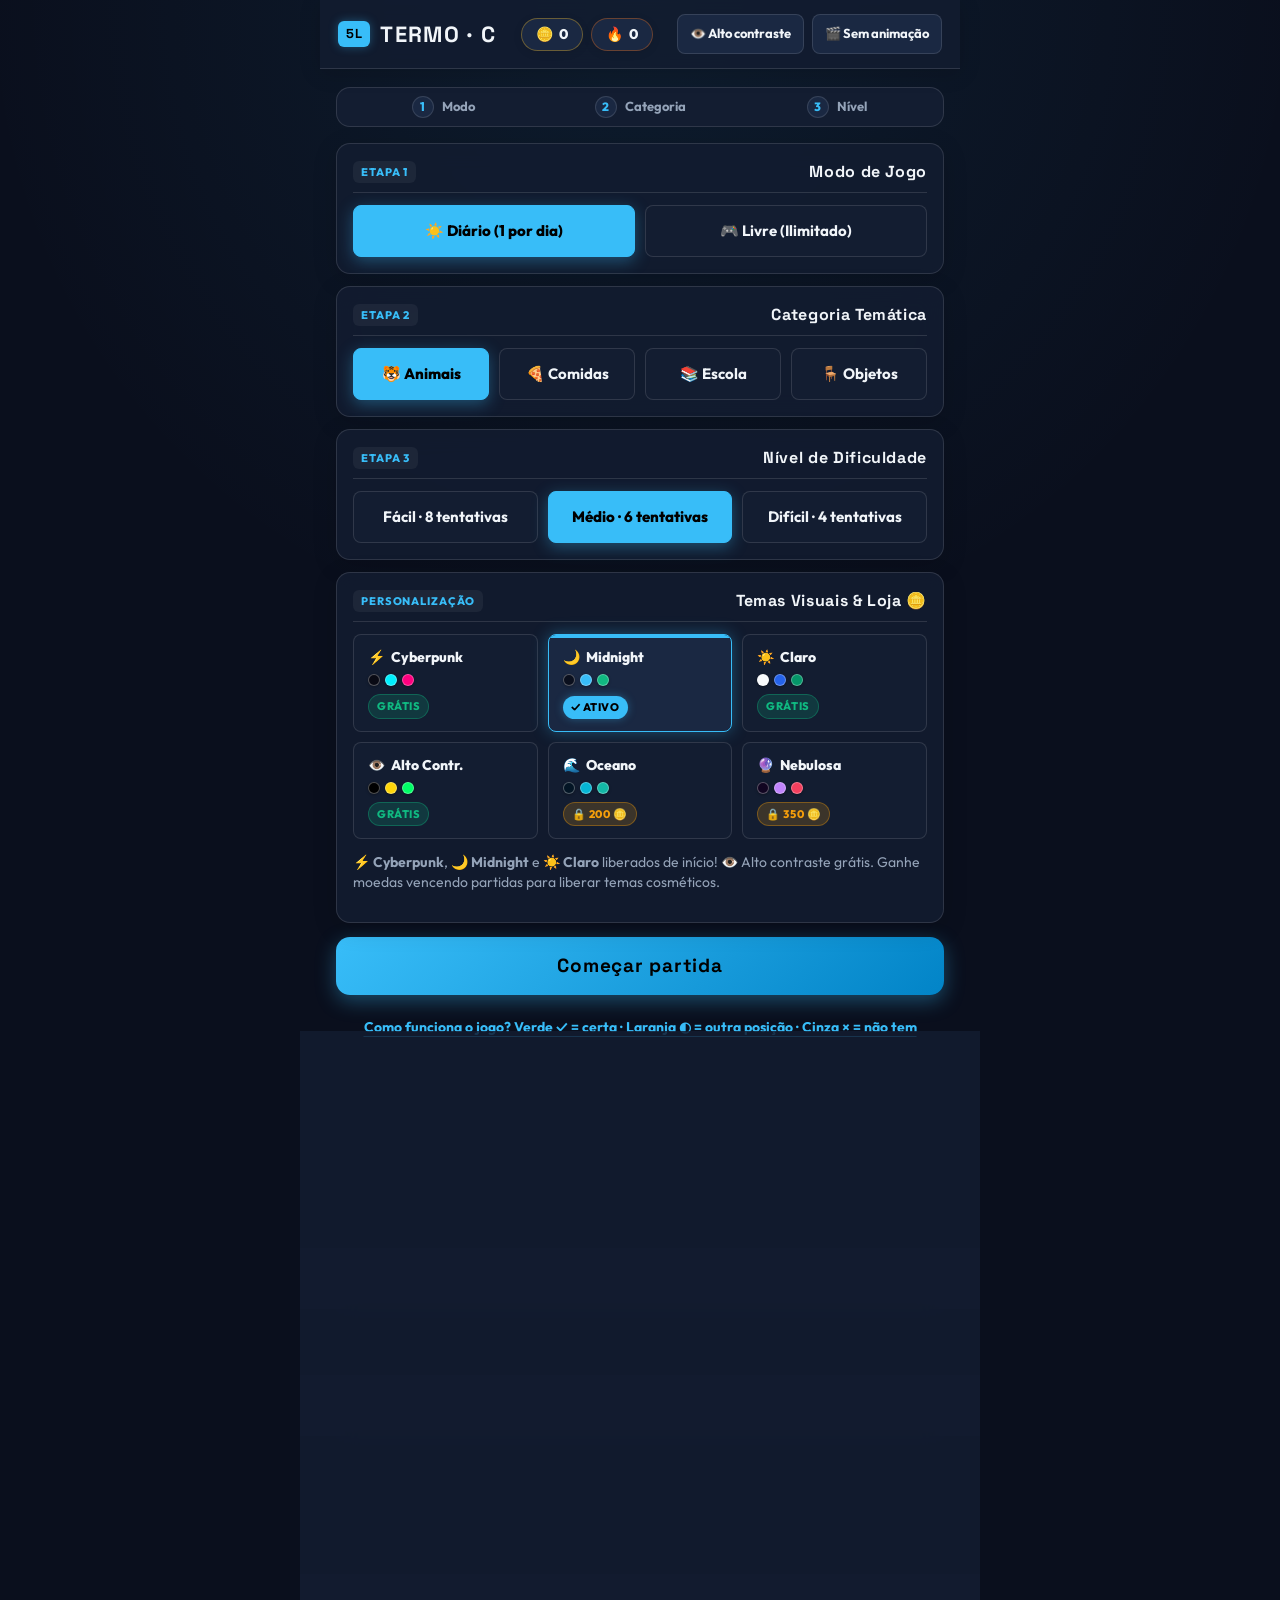
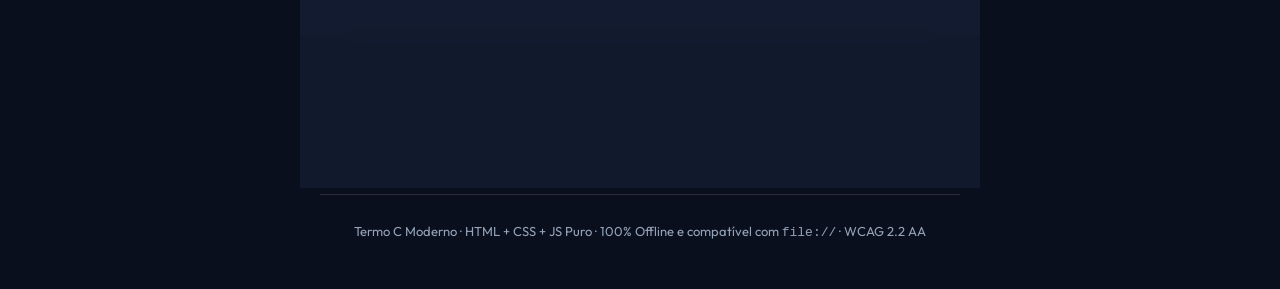
<file: index.html>
<!DOCTYPE html>
<html lang="pt-BR" data-theme="dark">
<head>
<meta charset="UTF-8">
<meta name="viewport" content="width=device-width, initial-scale=1.0">
<title>Termo C — Jogo de Adivinhação 5 Letras</title>
<meta name="description" content="Jogo casual moderno de adivinhação de palavras de 5 letras em PT-BR, com temas modernos, modo diário, acessibilidade completa e offline.">
<!-- Google Fonts modernos com fallback seguro -->
<link rel="preconnect" href="https://fonts.googleapis.com">
<link rel="preconnect" href="https://fonts.gstatic.com" crossorigin>
<link href="https://fonts.googleapis.com/css2?family=Outfit:wght@400;500;600;700;800;900&family=Space+Grotesk:wght@500;700&display=swap" rel="stylesheet">
<link rel="stylesheet" href="css/style.css">
</head>
<body>
<a class="skip" href="#kb">Pular para o teclado</a>
<div id="live" role="status" aria-live="polite" aria-atomic="true"></div>

<header>
  <div class="brand">
    <span class="brand-badge" aria-hidden="true">5L</span>
    <h1>TERMO · C</h1>
  </div>
  <div class="hud" aria-label="Progresso do jogador">
    <span class="pill coin-pill" title="Moedas ganhas"><span class="pill-icon" aria-hidden="true">🪙</span> <span id="coinCount">0</span></span>
    <span class="pill streak-pill" title="Sequência diária de vitórias"><span class="pill-icon" aria-hidden="true">🔥</span> <span id="streakCount">0</span></span>
  </div>
  <div class="toggles">
    <button id="hcBtn" aria-pressed="false" title="Alternar modo de alto contraste para acessibilidade">👁️ Alto contraste</button>
    <button id="moBtn" aria-pressed="false" title="Alternar animações visuais">🎬 Sem animação</button>
  </div>
</header>

<main>
  <!-- TELA INICIAL / SETUP -->
  <section id="setup" aria-labelledby="setupTitle">
    <h2 id="setupTitle" style="position:absolute;left:-9999px">Configurar partida</h2>
    
    <div class="steps-bar" aria-label="Etapas de configuração">
      <div class="step-chip"><span class="chip-num">1</span> <span>Modo</span></div>
      <div class="step-chip"><span class="chip-num">2</span> <span>Categoria</span></div>
      <div class="step-chip"><span class="chip-num">3</span> <span>Nível</span></div>
    </div>

    <div class="card">
      <div class="card-head">
        <span class="step-tag">Etapa 1</span>
        <h2>Modo de Jogo</h2>
      </div>
      <div class="opts" id="modos">
        <button data-v="diario" aria-pressed="true">☀️ Diário (1 por dia)</button>
        <button data-v="livre" aria-pressed="false">🎮 Livre (Ilimitado)</button>
      </div>
    </div>

    <div class="card">
      <div class="card-head">
        <span class="step-tag">Etapa 2</span>
        <h2>Categoria Temática</h2>
      </div>
      <div class="opts" id="cats">
        <button data-v="animais" aria-pressed="true">🐯 Animais</button>
        <button data-v="comidas" aria-pressed="false">🍕 Comidas</button>
        <button data-v="escola" aria-pressed="false">📚 Escola</button>
        <button data-v="objetos" aria-pressed="false">🪑 Objetos</button>
      </div>
    </div>

    <div class="card">
      <div class="card-head">
        <span class="step-tag">Etapa 3</span>
        <h2>Nível de Dificuldade</h2>
      </div>
      <div class="opts" id="difs">
        <button data-v="8" aria-pressed="false">Fácil · 8 tentativas</button>
        <button data-v="6" aria-pressed="true">Médio · 6 tentativas</button>
        <button data-v="4" aria-pressed="false">Difícil · 4 tentativas</button>
      </div>
    </div>

    <div class="card theme-card">
      <div class="card-head">
        <span class="step-tag">Personalização</span>
        <h2>Temas Visuais & Loja 🪙</h2>
      </div>
      <div id="themeStore" role="group" aria-label="Seletor e loja de temas visuais"></div>
      <p class="muted">⚡ <strong>Cyberpunk</strong>, 🌙 <strong>Midnight</strong> e ☀️ <strong>Claro</strong> liberados de início! 👁️ Alto contraste grátis. Ganhe moedas vencendo partidas para liberar temas cosméticos.</p>
    </div>

    <button class="cta" id="play">Começar partida</button>
    <div class="how-wrapper">
      <button id="how" class="linklike" aria-label="Instruções de como jogar o Termo">Como funciona o jogo? Verde ✓ = certa · Laranja ◐ = outra posição · Cinza × = não tem</button>
    </div>

    <div class="card">
      <div class="card-head">
        <span class="step-tag">Desempenho</span>
        <h2>Estatísticas</h2>
      </div>
      <div id="statsBox"></div>
    </div>

    <div class="card">
      <div class="card-head">
        <span class="step-tag">Registro</span>
        <h2>Histórico (últimas 10)</h2>
      </div>
      <div id="histBox"></div>
    </div>

    <div class="card">
      <div class="card-head">
        <span class="step-tag">Educador / P2</span>
        <h2>Painel do Professor</h2>
      </div>
      <p class="muted" id="newWordHelp">Adicionar nova palavra de 5 letras ao banco local (modo Livre). Salva em <code>termo:custom</code>. O modo Diário utiliza o banco estático para manter a palavra igual para todos os jogadores.</p>
      <div class="prof">
        <input id="newWord" maxlength="5" placeholder="Ex: SABER" aria-label="Nova palavra de 5 letras" aria-describedby="newWordHelp" autocomplete="off" autocapitalize="characters">
        <select id="newCat" aria-label="Categoria da nova palavra">
          <option value="animais">Animais</option>
          <option value="comidas">Comidas</option>
          <option value="escola">Escola</option>
          <option value="objetos">Objetos</option>
        </select>
        <button id="addWordBtn">Adicionar Palavra</button>
      </div>
    </div>

    <div class="card">
      <div class="card-head">
        <span class="step-tag">Gerenciamento</span>
        <h2>Dados Locais</h2>
      </div>
      <button class="ghost" id="wipeBtn">Redefinir dados locais (demo)</button>
    </div>
  </section>

  <!-- TELA DO JOGO -->
  <section id="game" hidden aria-labelledby="counter">
    <div class="game-header">
      <p id="counter" tabindex="-1">Tentativa 1 de 6</p>
    </div>
    <div class="legend" aria-hidden="true">
      <span class="badge badge-correct">✓ Lugar certo</span>
      <span class="badge badge-present">◐ Outra posição</span>
      <span class="badge badge-absent">× Não tem</span>
    </div>
    <p class="muted game-tip">Digite sem acento (A = Á Ã Â, E = É Ê, C = Ç). Exibimos com os acentos oficiais.</p>
    <div id="toast" role="alert"></div>
    <div id="board" role="group" aria-label="Tabuleiro de tentativas"></div>
    <div id="kb" aria-label="Teclado virtual do jogo" tabindex="-1"></div>
    <div class="game-actions">
      <button class="ghost" id="quitBtn">Desistir / Voltar ao menu</button>
    </div>
  </section>

  <!-- MODAL DE FIM DE PARTIDA -->
  <section id="end" role="dialog" aria-modal="true" aria-labelledby="endTitle" hidden></section>
</main>

<footer>
  <p>Termo C Moderno · HTML + CSS + JS Puro · 100% Offline e compatível com <code>file://</code> · WCAG 2.2 AA</p>
</footer>

<script src="js/words.js"></script>
<script src="js/storage.js"></script>
<script src="js/game.js"></script>
<script src="js/ui.js"></script>
</body>
</html>
</file>
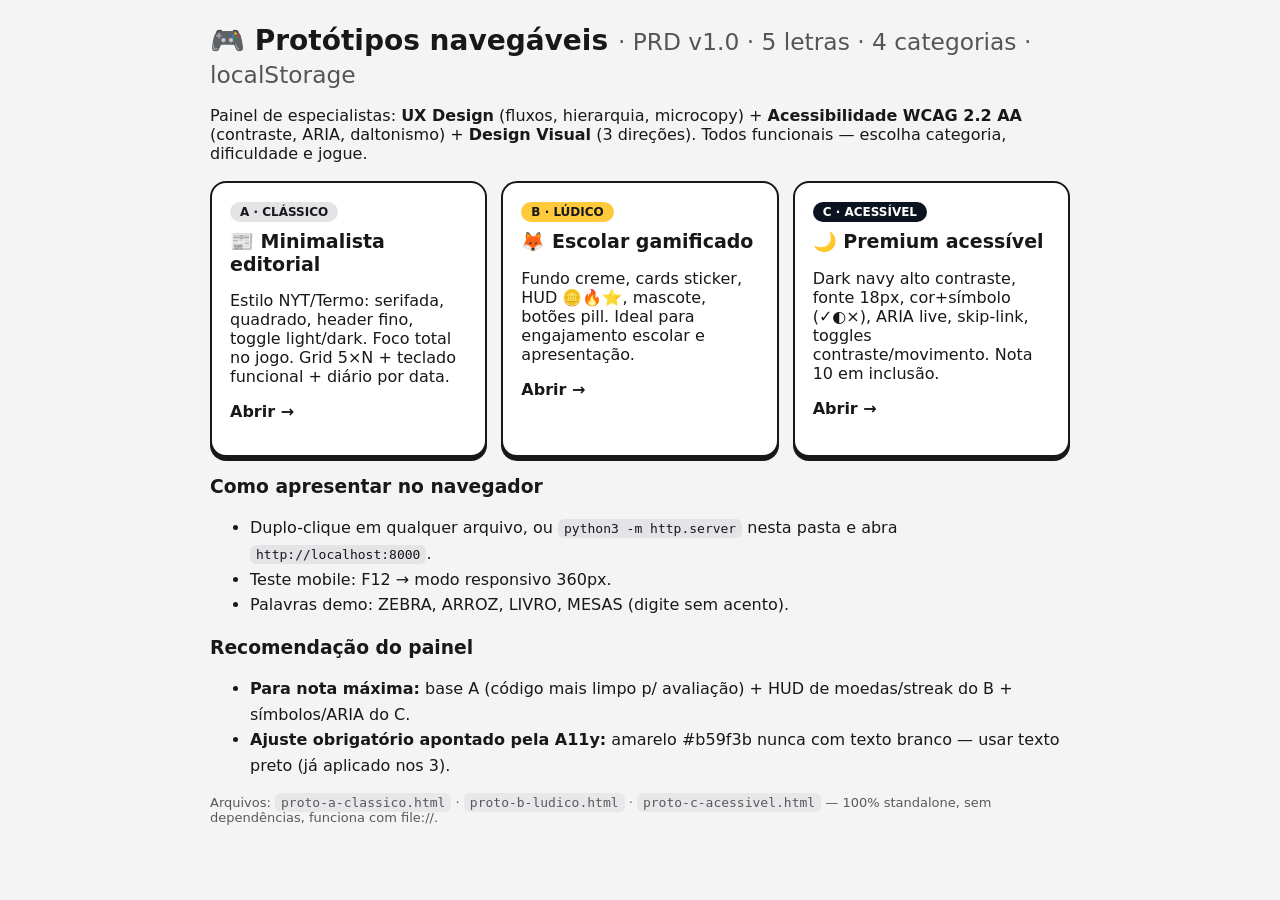
<file: prototipos/index.html>
<!DOCTYPE html>
<html lang="pt-BR">
<head>
<meta charset="UTF-8">
<meta name="viewport" content="width=device-width, initial-scale=1.0">
<title>Protótipos — Jogo de Adivinhação (PRD v1.0)</title>
<style>
*{box-sizing:border-box}body{margin:0;font-family:system-ui,'Segoe UI',Arial,sans-serif;background:#f4f4f5;color:#18181b;display:flex;flex-direction:column;align-items:center;padding:24px 16px}
main{max-width:860px;width:100%}
h1{font-size:28px;margin:0}h1 small{font-weight:400;color:#555}
.grid{display:grid;grid-template-columns:repeat(auto-fit,minmax(240px,1fr));gap:14px;margin:18px 0}
.card{background:#fff;border:2px solid #18181b;border-radius:16px;padding:18px;text-decoration:none;color:inherit;box-shadow:0 4px 0 #18181b}
.card:hover{transform:translateY(-2px)}
.card h2{margin:0 0 6px;font-size:19px}
.tag{display:inline-block;font-size:12px;font-weight:800;border-radius:999px;padding:3px 10px;margin-bottom:8px}
.a{background:#e4e4e7}.b{background:#FFC93C}.c{background:#0B1220;color:#fff}
ul{line-height:1.6}
code{background:#e4e4e7;padding:2px 6px;border-radius:6px}
.foot{opacity:.7;font-size:13px;margin-top:10px}
</style>
</head>
<body>
<main>
<h1>🎮 Protótipos navegáveis <small>· PRD v1.0 · 5 letras · 4 categorias · localStorage</small></h1>
<p>Painel de especialistas: <strong>UX Design</strong> (fluxos, hierarquia, microcopy) + <strong>Acessibilidade WCAG 2.2 AA</strong> (contraste, ARIA, daltonismo) + <strong>Design Visual</strong> (3 direções). Todos funcionais — escolha categoria, dificuldade e jogue.</p>
<div class="grid">
<a class="card" href="proto-a-classico.html"><span class="tag a">A · CLÁSSICO</span><h2>📰 Minimalista editorial</h2><p>Estilo NYT/Termo: serifada, quadrado, header fino, toggle light/dark. Foco total no jogo. Grid 5×N + teclado funcional + diário por data.</p><p><strong>Abrir →</strong></p></a>
<a class="card" href="proto-b-ludico.html"><span class="tag b">B · LÚDICO</span><h2>🦊 Escolar gamificado</h2><p>Fundo creme, cards sticker, HUD 🪙🔥⭐, mascote, botões pill. Ideal para engajamento escolar e apresentação.</p><p><strong>Abrir →</strong></p></a>
<a class="card" href="proto-c-acessivel.html"><span class="tag c">C · ACESSÍVEL</span><h2>🌙 Premium acessível</h2><p>Dark navy alto contraste, fonte 18px, cor+símbolo (✓◐×), ARIA live, skip-link, toggles contraste/movimento. Nota 10 em inclusão.</p><p><strong>Abrir →</strong></p></a>
</div>
<h3>Como apresentar no navegador</h3>
<ul>
<li>Duplo-clique em qualquer arquivo, ou <code>python3 -m http.server</code> nesta pasta e abra <code>http://localhost:8000</code>.</li>
<li>Teste mobile: F12 → modo responsivo 360px.</li>
<li>Palavras demo: ZEBRA, ARROZ, LIVRO, MESAS (digite sem acento).</li>
</ul>
<h3>Recomendação do painel</h3>
<ul>
<li><strong>Para nota máxima:</strong> base A (código mais limpo p/ avaliação) + HUD de moedas/streak do B + símbolos/ARIA do C.</li>
<li><strong>Ajuste obrigatório apontado pela A11y:</strong> amarelo #b59f3b nunca com texto branco — usar texto preto (já aplicado nos 3).</li>
</ul>
<p class="foot">Arquivos: <code>proto-a-classico.html</code> · <code>proto-b-ludico.html</code> · <code>proto-c-acessivel.html</code> — 100% standalone, sem dependências, funciona com file://.</p>
</main>
</body>
</html>
</file>
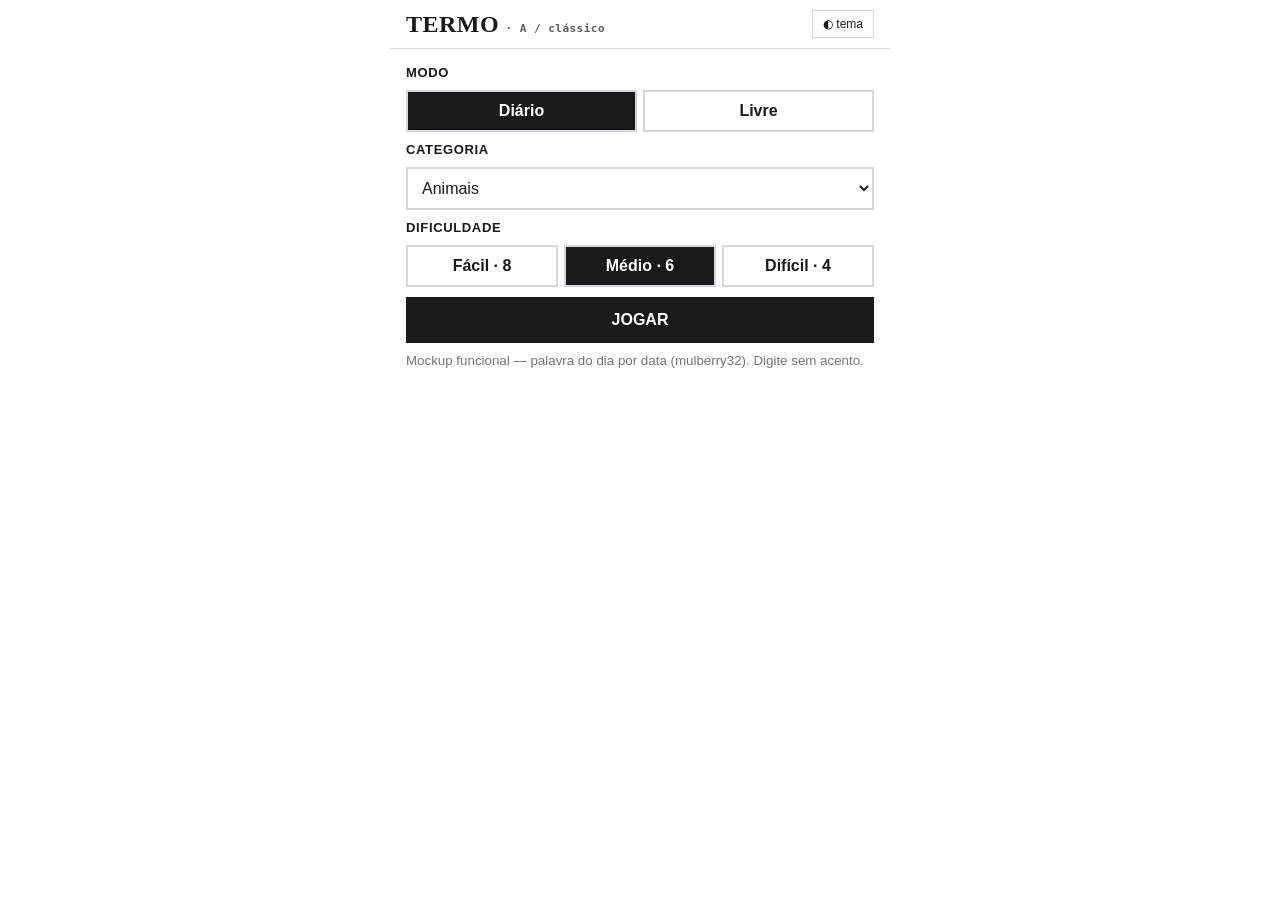
<file: prototipos/proto-a-classico.html>
<!DOCTYPE html>
<html lang="pt-BR">
<head>
<meta charset="UTF-8">
<meta name="viewport" content="width=device-width, initial-scale=1.0">
<title>Protótipo A — Clássico Minimalista</title>
<style>
:root{--bg:#fff;--ink:#1a1a1b;--border:#d3d6da;--key:#d3d6da;--correct:#6aaa64;--present:#c9b458;--absent:#787c7e}
[data-theme=dark]{--bg:#121213;--ink:#fff;--border:#3a3a3c;--key:#818384}
*{box-sizing:border-box}body{margin:0;background:var(--bg);color:var(--ink);font-family:-apple-system,'Segoe UI',Helvetica,Arial,sans-serif;display:flex;flex-direction:column;align-items:center;min-height:100vh}
header{width:100%;max-width:500px;display:flex;align-items:center;justify-content:space-between;padding:10px 16px;border-bottom:1px solid var(--border)}
header h1{font-family:Georgia,'Times New Roman',serif;font-size:24px;margin:0;letter-spacing:.02em}
header small{font-family:monospace;font-size:11px;opacity:.7}
button{font:inherit;cursor:pointer}
.setup{width:100%;max-width:500px;padding:16px;display:flex;flex-direction:column;gap:10px}
.setup label{font-size:13px;font-weight:700;text-transform:uppercase;letter-spacing:.05em}
select,.seg{display:flex;gap:6px}
select{padding:10px;font-size:16px;background:var(--bg);color:var(--ink);border:2px solid var(--border)}
.seg button{flex:1;padding:10px;border:2px solid var(--border);background:transparent;color:var(--ink);font-weight:700}
.seg button.on{background:var(--ink);color:var(--bg)}
.cta{padding:14px;background:var(--ink);color:var(--bg);border:0;font-weight:800;font-size:16px}
#status{font-size:13px;font-family:monospace;text-align:center;min-height:18px}
#board{display:flex;flex-direction:column;gap:5px;align-items:center;margin:8px 0}
.row{display:flex;gap:5px}
.cell{width:58px;height:58px;border:2px solid var(--border);display:flex;align-items:center;justify-content:center;font-family:Georgia,serif;font-weight:700;font-size:32px;text-transform:uppercase}
.cell.filled{border-color:#878a8c}.cell.correct{background:var(--correct);border-color:var(--correct);color:#fff}.cell.present{background:var(--present);border-color:var(--present);color:#fff}.cell.absent{background:var(--absent);border-color:var(--absent);color:#fff}
.cell.pop{animation:pop .1s}@keyframes pop{50%{transform:scale(1.07)}}
#kb{display:flex;flex-direction:column;gap:6px;width:100%;max-width:500px;padding:8px 8px 16px}
.krow{display:flex;gap:5px;justify-content:center}
.key{min-width:30px;height:54px;flex:1;border:0;border-radius:4px;background:var(--key);color:var(--ink);font-weight:700;font-size:13px;touch-action:manipulation}
.key.wide{flex:1.6}.key.correct{background:var(--correct);color:#fff}.key.present{background:var(--present);color:#fff}.key.absent{background:var(--absent);color:#fff}
#toast{position:fixed;top:12px;left:50%;transform:translateX(-50%);background:var(--ink);color:var(--bg);padding:10px 16px;font-weight:700;font-size:14px;display:none;z-index:10}
#end{display:none;width:100%;max-width:500px;padding:20px;text-align:center;border-top:1px solid var(--border)}
#end h2{font-family:Georgia,serif;margin:8px 0}
.themebtn{background:transparent;border:1px solid var(--border);color:var(--ink);padding:6px 10px;font-size:12px}
@media(max-width:380px){.cell{width:52px;height:52px;font-size:28px}}
</style>
</head>
<body>
<div id="toast" role="alert"></div>
<header><h1>TERMO <small>· A / clássico</small></h1><button class="themebtn" id="themeBtn">◐ tema</button></header>
<div class="setup" id="setup">
  <label>Modo</label>
  <div class="seg" id="segModo"><button data-v="diario" class="on">Diário</button><button data-v="livre">Livre</button></div>
  <label>Categoria</label>
  <select id="cat"><option value="animais">Animais</option><option value="comidas">Comidas</option><option value="escola">Escola</option><option value="objetos">Objetos</option></select>
  <label>Dificuldade</label>
  <div class="seg" id="segDif"><button data-v="8">Fácil · 8</button><button data-v="6" class="on">Médio · 6</button><button data-v="4">Difícil · 4</button></div>
  <button class="cta" id="play">JOGAR</button>
  <small style="opacity:.6">Mockup funcional — palavra do dia por data (mulberry32). Digite sem acento.</small>
</div>
<div id="status" aria-live="polite"></div>
<div id="board"></div>
<div id="kb" hidden></div>
<div id="end"></div>
<script>
const WORDS={animais:["ZEBRA","TIGRE","CORVO","CABRA","OVELH"],comidas:["ARROZ","FEIJA","PIZZA","BOLO","FRUTA"],escola:["LIVRO","CANET","QUADR","PROVA","ALUNO"],objetos:["MESAS","CADEI","PORTA","JANELA".slice(0,5),"VASO"]};
WORDS.objetos=["MESAS","CADEI","PORTA","RELÓGIO".normalize("NFD").replace(/[\u0300-\u036f]/g,"").slice(0,5),"VASOS"];
const VALID=new Set(Object.values(WORDS).flat().concat(["TERMO","AUREO","IDEIA","SAGAZ","TROPA","GRITO","PLANO","FESTA"]));
let secret="",tries=6,row=0,col=0,grid=[],mode="diario",over=false;
const $=s=>document.querySelector(s);
function mulberry32(a){return function(){a|=0;a=a+0x6D2B79F5|0;let t=Math.imul(a^a>>>15,1|a);t=t+Math.imul(t^t>>>7,61|t)^t;return((t^t>>>14)>>>0)/4294967296}}
function pickSecret(cat,md){const l=WORDS[cat];if(md==="diario"){const d=new Date();const seed=d.getFullYear()*10000+(d.getMonth()+1)*100+d.getDate();return l[Math.floor(mulberry32(seed)()*l.length)]}return l[Math.floor(Math.random()*l.length)]}
function toast(m){const t=$("#toast");t.textContent=m;t.style.display="block";clearTimeout(t._h);t._h=setTimeout(()=>t.style.display="none",2000)}
function segWire(id,cb){$(id).querySelectorAll("button").forEach(b=>b.onclick=()=>{$(id).querySelectorAll("button").forEach(x=>x.classList.remove("on"));b.classList.add("on");cb(b.dataset.v)})}
segWire("#segModo",v=>mode=v);let dif=6;segWire("#segDif",v=>dif=+v);
$("#themeBtn").onclick=()=>{const h=document.documentElement;h.dataset.theme=h.dataset.theme==="dark"?"":"dark"};
$("#play").onclick=start;
function start(){secret=pickSecret($("#cat").value,mode);tries=dif;row=0;col=0;over=false;grid=Array.from({length:tries},()=>Array(5).fill(""));$("#setup").style.display="none";$("#end").style.display="none";$("#kb").hidden=false;buildBoard();buildKB();status();}
function status(){$("#status").textContent=`${$("#cat").selectedOptions[0].text} · ${mode==="diario"?"Diário":"Livre"} · Tentativa ${Math.min(row+1,tries)}/${tries}`}
function buildBoard(){const b=$("#board");b.innerHTML="";for(let r=0;r<tries;r++){const d=document.createElement("div");d.className="row";for(let c=0;c<5;c++){const s=document.createElement("div");s.className="cell";s.id=`c${r}${c}`;d.appendChild(s)}b.appendChild(d)}}
function buildKB(){const rows=["QWERTYUIOP","ASDFGHJKL","ZXCVBNM"];const k=$("#kb");k.innerHTML="";rows.forEach((r,i)=>{const d=document.createElement("div");d.className="krow";if(i===2){d.appendChild(mkKey("ENTER","wide"))}for(const ch of r){d.appendChild(mkKey(ch,""))}if(i===2){d.appendChild(mkKey("⌫","wide"))}k.appendChild(d)})}
function mkKey(ch,cls){const b=document.createElement("button");b.className="key "+cls;b.textContent=ch;b.dataset.k=ch;b.onclick=()=>press(ch);return b}
function press(k){if(over)return;if(k==="ENTER")return submit();if(k==="⌫"){if(col>0){col--;grid[row][col]="";draw()}}else if(col<5&&/^[A-Z]$/.test(k)){grid[row][col]=k;col++;draw(true)}}
function draw(pop){for(let c=0;c<5;c++){const el=$("#c"+row+c);el.textContent=grid[row][c];if(pop&&grid[row][c]){el.classList.add("filled","pop");setTimeout(()=>el.classList.remove("pop"),120)}}}
document.addEventListener("keydown",e=>{if($("#kb").hidden)return;const k=e.key.toUpperCase();if(k==="ENTER")press("ENTER");else if(k==="BACKSPACE")press("⌫");else if(/^[A-Z]$/.test(k))press(k.normalize("NFD").replace(/[\u0300-\u036f]/g,""))});
function submit(){const w=grid[row].join("");if(w.length<5)return toast("Faltam letras! Complete 5 letras.");if(!VALID.has(w))return toast("Essa palavra não vale. Tente outra!");paint(w);if(w===secret)return finish(true);row++;col=0;if(row>=tries)return finish(false);status()}
function paint(w){const s=secret.split(""),g=w.split(""),res=Array(5).fill("absent"),left={};s.forEach(ch=>left[ch]=(left[ch]||0)+1);for(let i=0;i<5;i++)if(g[i]===s[i]){res[i]="correct";left[g[i]]--}for(let i=0;i<5;i++)if(res[i]!=="correct"&&left[g[i]]>0){res[i]="present";left[g[i]]--}for(let i=0;i<5;i++){const el=$("#c"+row+i);el.classList.add(res[i]);const key=[...document.querySelectorAll(".key")].find(b=>b.dataset.k===g[i]);if(key){const rank={absent:0,present:1,correct:2};const cur=key.classList.contains("correct")?2:key.classList.contains("present")?1:key.classList.contains("absent")?0:-1;if(rank[res[i]]>cur){key.classList.remove("correct","present","absent");key.classList.add(res[i])}}}}
function finish(win){over=true;const used=row+1;const pts=win?Math.max(0,1000-150*(used-1))+(dif===6?200:dif===4?400:0):0;const e=$("#end");e.style.display="block";e.innerHTML=`<h2>${win?"Você acertou! 🎉":"Quase lá! A palavra era "+secret}</h2><p>Pontos +${pts} · ${used}/${tries} tentativas · ${mode}</p><p><button class="cta" onclick="location.reload()">JOGAR DE NOVO</button></p>`;status()}
</script>
</body>
</html>
</file>
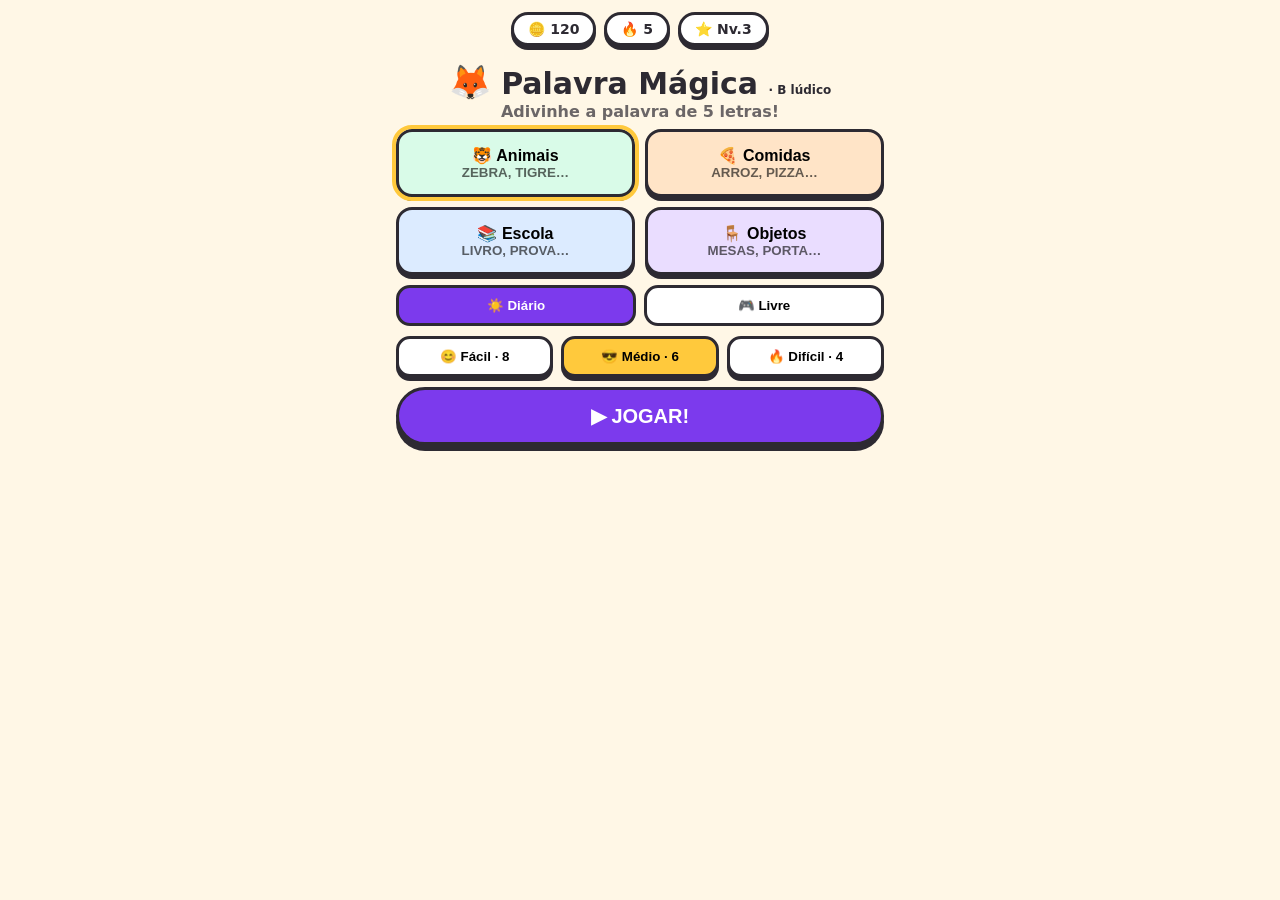
<file: prototipos/proto-b-ludico.html>
<!DOCTYPE html>
<html lang="pt-BR">
<head>
<meta charset="UTF-8">
<meta name="viewport" content="width=device-width, initial-scale=1.0">
<title>Protótipo B — Lúdico Escolar</title>
<style>
:root{--bg:#FFF7E6;--ink:#2D2A32;--primary:#7C3AED;--sun:#FFC93C;--correct:#22C55E;--candy:#FF6B9D;--card:#fff}
*{box-sizing:border-box}body{margin:0;background:var(--bg);color:var(--ink);font-family:ui-rounded,'SF Pro Rounded',system-ui,'Segoe UI',Verdana,sans-serif;display:flex;flex-direction:column;align-items:center;min-height:100vh}
.hud{width:100%;max-width:520px;display:flex;gap:8px;justify-content:center;padding:12px}
.pill{background:var(--card);border:3px solid var(--ink);border-radius:999px;padding:6px 14px;font-weight:900;box-shadow:0 4px 0 var(--ink);font-size:14px}
h1{margin:4px 0 0;font-size:30px}h1 .fox{font-size:34px}
.sub{opacity:.7;font-weight:700;margin-bottom:8px}
.setup{width:100%;max-width:520px;padding:0 16px;display:flex;flex-direction:column;gap:10px}
.cats{display:grid;grid-template-columns:1fr 1fr;gap:10px}
.cat{border:3px solid var(--ink);border-radius:16px;padding:14px;font-weight:900;font-size:16px;box-shadow:0 4px 0 var(--ink);background:#fff;cursor:pointer}
.cat.on{outline:4px solid var(--sun)}.cat small{display:block;font-weight:700;opacity:.6}
.c-animais{background:#D9FBE8}.c-comidas{background:#FFE4C7}.c-escola{background:#DCEBFF}.c-objetos{background:#EADDFF}
.difs{display:flex;gap:8px}.dif{flex:1;border:3px solid var(--ink);border-radius:14px;background:#fff;padding:10px;font-weight:900;box-shadow:0 4px 0 var(--ink);cursor:pointer}.dif.on{background:var(--sun)}
.modos{display:flex;gap:8px}.modo{flex:1;border:3px solid var(--ink);border-radius:14px;padding:10px;font-weight:900;background:#fff;cursor:pointer}.modo.on{background:var(--primary);color:#fff}
.cta{border:3px solid var(--ink);border-radius:999px;background:var(--primary);color:#fff;font-weight:900;font-size:20px;padding:14px;box-shadow:0 6px 0 var(--ink);cursor:pointer}
.cta:active{transform:translateY(3px);box-shadow:0 2px 0 var(--ink)}
#board{display:flex;flex-direction:column;gap:7px;margin:10px 0}
.row{display:flex;gap:7px;justify-content:center}
.cell{width:54px;height:54px;background:#fff;border:3px solid var(--ink);border-radius:12px;display:flex;align-items:center;justify-content:center;font-size:30px;font-weight:900}
.cell.correct{background:var(--correct);color:#fff}.cell.present{background:var(--sun)}.cell.absent{background:#cfcfd4;color:#555}
.cell.pop{animation:pop .15s}@keyframes pop{50%{transform:scale(1.12)}}
.cell.shake{animation:shake .3s}@keyframes shake{25%{transform:translateX(-5px)}75%{transform:translateX(5px)}}
#kb{display:flex;flex-direction:column;gap:7px;width:100%;max-width:520px;padding:8px 12px 20px}
.krow{display:flex;gap:6px;justify-content:center}
.key{flex:1;min-height:56px;border:3px solid var(--ink);border-radius:12px;background:#fff;font-weight:900;font-size:15px;box-shadow:0 3px 0 var(--ink);touch-action:manipulation;cursor:pointer}
.key.wide{flex:1.6;background:var(--sun)}.key.correct{background:var(--correct);color:#fff}.key.present{background:var(--sun)}.key.absent{background:#cfcfd4}
#toast{position:fixed;top:14px;background:var(--ink);color:#fff;padding:12px 18px;border-radius:999px;font-weight:900;display:none;z-index:10}
#end{display:none;width:100%;max-width:520px;margin:10px 16px;background:#fff;border:3px solid var(--ink);border-radius:20px;box-shadow:0 6px 0 var(--ink);padding:20px;text-align:center}
.confete{font-size:30px}
</style>
</head>
<body>
<div id="toast" role="alert"></div>
<div class="hud"><span class="pill">🪙 <span id="coins">120</span></span><span class="pill">🔥 <span id="streak">5</span></span><span class="pill">⭐ Nv.3</span></div>
<h1><span class="fox">🦊</span> Palavra Mágica <small style="font-size:12px">· B lúdico</small></h1>
<div class="sub">Adivinhe a palavra de 5 letras!</div>
<div class="setup" id="setup">
<div class="cats" id="cats">
<button class="cat c-animais on" data-v="animais">🐯 Animais<small>ZEBRA, TIGRE…</small></button>
<button class="cat c-comidas" data-v="comidas">🍕 Comidas<small>ARROZ, PIZZA…</small></button>
<button class="cat c-escola" data-v="escola">📚 Escola<small>LIVRO, PROVA…</small></button>
<button class="cat c-objetos" data-v="objetos">🪑 Objetos<small>MESAS, PORTA…</small></button>
</div>
<div class="modos" id="modos"><button class="modo on" data-v="diario">☀️ Diário</button><button class="modo" data-v="livre">🎮 Livre</button></div>
<div class="difs" id="difs"><button class="dif" data-v="8">😊 Fácil · 8</button><button class="dif on" data-v="6">😎 Médio · 6</button><button class="dif" data-v="4">🔥 Difícil · 4</button></div>
<button class="cta" id="play">▶ JOGAR!</button>
</div>
<div id="board"></div>
<div id="kb" hidden></div>
<div id="end"></div>
<script>
const WORDS={animais:["ZEBRA","TIGRE","CORVO","CABRA","OVELH"],comidas:["ARROZ","FEIJA","PIZZA","BOLO","FRUTA"],escola:["LIVRO","CANET","QUADR","PROVA","ALUNO"],objetos:["MESAS","CADEI","PORTA","VASOS","TAPET"]};
const VALID=new Set(Object.values(WORDS).flat().concat(["TERMO","AUREO","IDEIA","SAGAZ"]));
let cat="animais",mode="diario",dif=6,secret="",row=0,col=0,tries=6,grid=[],over=false,coins=120;
const $=s=>document.querySelector(s);
function wire(id,cb){$(id).querySelectorAll("button").forEach(b=>b.onclick=()=>{$(id).querySelectorAll("button").forEach(x=>x.classList.remove("on"));b.classList.add("on");cb(b.dataset.v)})}
wire("#cats",v=>cat=v);wire("#modos",v=>mode=v);wire("#difs",v=>dif=+v);
function toast(m){const t=$("#toast");t.textContent=m;t.style.display="block";clearTimeout(t._h);t._h=setTimeout(()=>t.style.display="none",2200)}
$("#play").onclick=()=>{secret=mode==="diario"?daily(cat):WORDS[cat][Math.floor(Math.random()*WORDS[cat].length)];tries=dif;row=0;col=0;over=false;grid=Array.from({length:tries},()=>Array(5).fill(""));$("#setup").style.display="none";$("#kb").hidden=false;buildBoard();buildKB()};
function daily(c){const d=new Date();let a=d.getFullYear()*10000+(d.getMonth()+1)*100+d.getDate();const r=()=>{a|=0;a=a+0x6D2B79F5|0;let t=Math.imul(a^a>>>15,1|a);t=t+Math.imul(t^t>>>7,61|t)^t;return((t^t>>>14)>>>0)/4294967296};return WORDS[c][Math.floor(r()*WORDS[c].length)]}
function buildBoard(){const b=$("#board");b.innerHTML="";for(let r=0;r<tries;r++){const d=document.createElement("div");d.className="row";for(let c=0;c<5;c++){const s=document.createElement("div");s.className="cell";s.id=`c${r}${c}`;d.appendChild(s)}b.appendChild(d)}}
function buildKB(){const rows=["QWERTYUIOP","ASDFGHJKL","ZXCVBNM"];const k=$("#kb");k.innerHTML="";rows.forEach((r,i)=>{const d=document.createElement("div");d.className="krow";if(i===2)d.appendChild(mk("ENTER","wide"));[...r].forEach(ch=>d.appendChild(mk(ch,"")));if(i===2)d.appendChild(mk("⌫","wide"));k.appendChild(d)})}
function mk(ch,cls){const b=document.createElement("button");b.className="key "+cls;b.textContent=ch;b.dataset.k=ch;b.onclick=()=>press(ch);return b}
function press(k){if(over)return;if(k==="ENTER")return submit();if(k==="⌫"){if(col>0){col--;grid[row][col]="";draw()}}else if(col<5&&/^[A-Z]$/.test(k)){grid[row][col]=k;col++;draw(true)}}
function draw(p){for(let c=0;c<5;c++){const el=$("#c"+row+c);el.textContent=grid[row][c];if(p&&grid[row][c]){el.classList.add("pop");setTimeout(()=>el.classList.remove("pop"),160)}}}
document.addEventListener("keydown",e=>{if($("#kb").hidden)return;const k=e.key.toUpperCase();if(k==="ENTER")press("ENTER");else if(k==="BACKSPACE")press("⌫");else if(/^[A-Z]$/.test(k))press(k.normalize("NFD").replace(/[\u0300-\u036f]/g,""))});
function submit(){const w=grid[row].join("");if(w.length<5){shake();return toast("Faltam letras! Complete 5 letrinhas 🧩")}if(!VALID.has(w)){shake();return toast("Essa palavra não vale. Tente outra! 💡")}paint(w);if(w===secret)return finish(true);row++;col=0;if(row>=tries)return finish(false)}
function shake(){const r=document.querySelectorAll(".row")[row];r.querySelectorAll(".cell").forEach(c=>{c.classList.add("shake");setTimeout(()=>c.classList.remove("shake"),320)})}
function paint(w){const s=secret.split(""),g=w.split(""),res=Array(5).fill("absent"),left={};s.forEach(ch=>left[ch]=(left[ch]||0)+1);for(let i=0;i<5;i++)if(g[i]===s[i]){res[i]="correct";left[g[i]]--}for(let i=0;i<5;i++)if(res[i]!=="correct"&&left[g[i]]>0){res[i]="present";left[g[i]]--}for(let i=0;i<5;i++){$("#c"+row+i).classList.add(res[i]);const key=[...document.querySelectorAll(".key")].find(b=>b.dataset.k===g[i]);if(key){const rk={absent:0,present:1,correct:2};const cur=key.classList.contains("correct")?2:key.classList.contains("present")?1:0;if(rk[res[i]]>=cur){key.classList.remove("correct","present","absent");key.classList.add(res[i])}}}}
function finish(win){over=true;let gain=0;if(win){gain=50+10*(tries-row-1);coins+=gain;$("#coins").textContent=coins}const e=$("#end");e.style.display="block";e.innerHTML=`<div class="confete">${win?"🎉⭐🎉":"💪📚"}</div><h2>${win?"Você acertou!":"Quase! Era "+secret}</h2><p>${win?`+${gain} 🪙 · ${row+1}/${tries} tentativas`:"Na próxima você consegue!"}</p><p><button class="cta" onclick="location.reload()">Jogar de novo</button></p>`;e.scrollIntoView()}
</script>
</body>
</html>
</file>
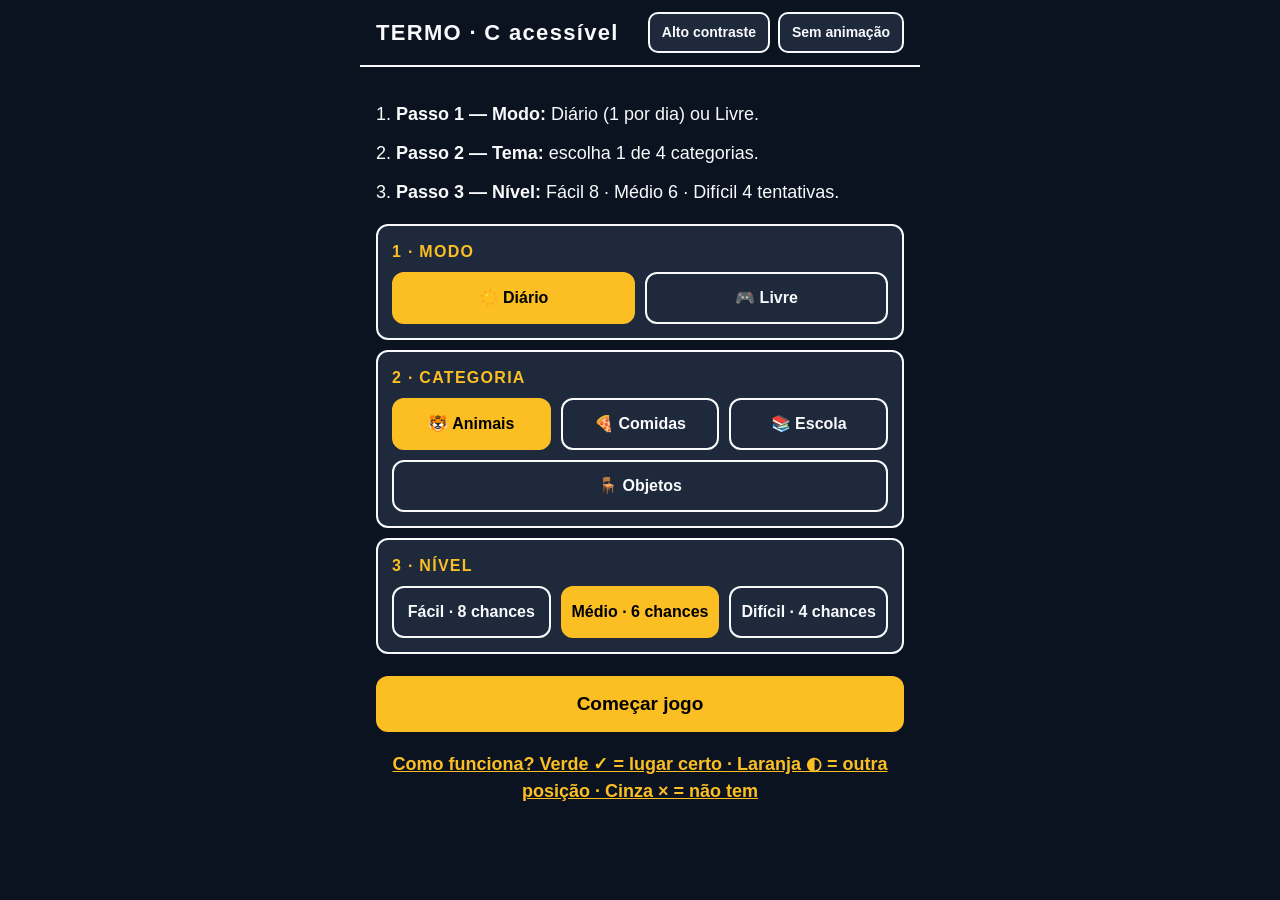
<file: prototipos/proto-c-acessivel.html>
<!DOCTYPE html>
<html lang="pt-BR">
<head>
<meta charset="UTF-8">
<meta name="viewport" content="width=device-width, initial-scale=1.0">
<title>Protótipo C — Premium Acessível</title>
<style>
:root{--bg:#0B1220;--surface:#1E293B;--ink:#F8FAFC;--gold:#FBBF24;--correct:#22C55E;--present:#F59E0B;--absent:#475569;--focus:#FBBF24}
.hc{--bg:#000;--surface:#000;--ink:#fff;--gold:#FFD60A;--correct:#00A000;--present:#B88600;--absent:#333}
*{box-sizing:border-box}body{margin:0;background:var(--bg);color:var(--ink);font-family:Inter,-apple-system,'Segoe UI',Roboto,sans-serif;font-size:18px;line-height:1.5;display:flex;flex-direction:column;align-items:center;min-height:100vh}
a.skip{position:absolute;left:-999px;background:var(--gold);color:#000;padding:10px;font-weight:800}a.skip:focus{left:8px;top:8px}
header{width:100%;max-width:560px;display:flex;align-items:center;justify-content:space-between;padding:12px 16px;border-bottom:2px solid var(--ink)}
header h1{font-size:22px;margin:0;letter-spacing:.06em}
.toggles{display:flex;gap:8px}button{font:inherit;cursor:pointer}
.toggles button{background:var(--surface);color:var(--ink);border:2px solid var(--ink);border-radius:10px;padding:8px 12px;font-size:14px;font-weight:700}
:focus-visible{outline:3px solid var(--focus);outline-offset:2px}
main{width:100%;max-width:560px;padding:16px}
ol.steps{padding-left:20px}ol.steps li{margin:12px 0}
.card{background:var(--surface);border:2px solid var(--ink);border-radius:12px;padding:14px;margin:10px 0}
.card h2{font-size:16px;margin:0 0 8px;text-transform:uppercase;letter-spacing:.08em;color:var(--gold)}
.opts{display:flex;gap:10px;flex-wrap:wrap}.opts button{flex:1;min-height:52px;min-width:130px;background:transparent;color:var(--ink);border:2px solid var(--ink);border-radius:12px;font-weight:700;font-size:16px}
.opts button[aria-pressed=true]{background:var(--gold);color:#000;border-color:var(--gold)}
.cta{width:100%;min-height:56px;background:var(--gold);color:#000;border:0;border-radius:12px;font-weight:800;font-size:19px;margin-top:12px}
.legend{display:flex;gap:12px;flex-wrap:wrap;font-size:15px;font-weight:700;margin:10px 0}
.badge{display:inline-flex;align-items:center;gap:6px;border:2px solid var(--ink);border-radius:8px;padding:4px 10px}
#board{display:flex;flex-direction:column;gap:8px;align-items:center}
.row{display:flex;gap:8px}.cell{width:60px;height:60px;background:var(--surface);border:2px solid var(--ink);border-radius:12px;display:flex;align-items:center;justify-content:center;font-size:30px;font-weight:800}
.cell.active{border:3px solid var(--gold)}
.cell.correct{background:var(--correct);color:#fff;border-color:var(--correct)}
.cell.present{background:var(--present);color:#000;border-color:var(--present);background-image:repeating-linear-gradient(45deg,transparent 0 6px,rgba(0,0,0,.18) 6px 8px)}
.cell.absent{background:var(--absent);color:#fff}
.cell .sym{font-size:14px;display:block;line-height:1}
#kb{display:flex;flex-direction:column;gap:8px;margin-top:12px}
.krow{display:flex;gap:6px;justify-content:center}
.key{flex:1;min-height:56px;min-width:40px;background:var(--surface);color:var(--ink);border:2px solid #64748B;border-radius:12px;font-size:17px;font-weight:800;touch-action:manipulation}
.key.wide{flex:1.7}.key.correct{background:var(--correct);color:#fff}.key.present{background:var(--present);color:#000}.key.absent{background:var(--absent);color:#fff}
#live{position:absolute;left:-9999px}
#toast{background:var(--gold);color:#000;font-weight:800;padding:12px;border-radius:10px;display:none;margin:10px 0}
#end{display:none}
@media (prefers-reduced-motion:reduce){*{animation:none!important;transition:none!important}}
.nomotion *{animation:none!important;transition:none!important}
@media(max-width:400px){.cell{width:52px;height:52px}}
</style>
</head>
<body>
<a class="skip" href="#kb">Pular para o teclado</a>
<div id="live" role="status" aria-live="polite" aria-atomic="true"></div>
<header><h1>TERMO · C acessível</h1><div class="toggles"><button id="hcBtn" aria-pressed="false">Alto contraste</button><button id="moBtn" aria-pressed="false">Sem animação</button></div></header>
<main>
<div id="setup">
<ol class="steps">
<li><strong>Passo 1 — Modo:</strong> Diário (1 por dia) ou Livre.</li>
<li><strong>Passo 2 — Tema:</strong> escolha 1 de 4 categorias.</li>
<li><strong>Passo 3 — Nível:</strong> Fácil 8 · Médio 6 · Difícil 4 tentativas.</li>
</ol>
<div class="card"><h2>1 · Modo</h2><div class="opts" id="modos"><button data-v="diario" aria-pressed="true">☀️ Diário</button><button data-v="livre" aria-pressed="false">🎮 Livre</button></div></div>
<div class="card"><h2>2 · Categoria</h2><div class="opts" id="cats"><button data-v="animais" aria-pressed="true">🐯 Animais</button><button data-v="comidas" aria-pressed="false">🍕 Comidas</button><button data-v="escola" aria-pressed="false">📚 Escola</button><button data-v="objetos" aria-pressed="false">🪑 Objetos</button></div></div>
<div class="card"><h2>3 · Nível</h2><div class="opts" id="difs"><button data-v="8" aria-pressed="false">Fácil · 8 chances</button><button data-v="6" aria-pressed="true">Médio · 6 chances</button><button data-v="4" aria-pressed="false">Difícil · 4 chances</button></div></div>
<button class="cta" id="play">Começar jogo</button>
<p><button id="how" style="background:none;border:0;color:var(--gold);font-weight:800;text-decoration:underline">Como funciona? Verde ✓ = lugar certo · Laranja ◐ = outra posição · Cinza × = não tem</button></p>
</div>
<div id="game" hidden>
<p id="counter" style="font-weight:800">Tentativa 1 de 6</p>
<div class="legend" aria-hidden="true"><span class="badge">✓ lugar certo</span><span class="badge">◐ outra posição</span><span class="badge">× não tem</span></div>
<div id="toast" role="alert"></div>
<div id="board" role="group" aria-label="Tentativas"></div>
<div id="kb" aria-label="Teclado do jogo"></div>
</div>
<div id="end" role="dialog" aria-modal="true" aria-labelledby="endTitle"></div>
</main>
<script>
const WORDS={animais:["ZEBRA","TIGRE","CORVO","CABRA","OVELH"],comidas:["ARROZ","FEIJA","PIZZA","BOLO","FRUTA"],escola:["LIVRO","CANET","QUADR","PROVA","ALUNO"],objetos:["MESAS","CADEI","PORTA","VASOS","TAPET"]};
const VALID=new Set(Object.values(WORDS).flat().concat(["TERMO","AUREO","IDEIA","SAGAZ"]));
let cat="animais",mode="diario",dif=6,secret="",row=0,col=0,tries=6,grid=[],over=false;
const $=s=>document.querySelector(s);
function wire(id,cb){$(id).querySelectorAll("button").forEach(b=>b.onclick=()=>{$(id).querySelectorAll("button").forEach(x=>x.setAttribute("aria-pressed","false"));b.setAttribute("aria-pressed","true");cb(b.dataset.v)})}
wire("#cats",v=>cat=v);wire("#modos",v=>mode=v);wire("#difs",v=>dif=+v);
$("#hcBtn").onclick=e=>{document.documentElement.classList.toggle("hc");e.target.setAttribute("aria-pressed",document.documentElement.classList.contains("hc"))};
$("#moBtn").onclick=e=>{document.body.classList.toggle("nomotion");e.target.setAttribute("aria-pressed",document.body.classList.contains("nomotion"))};
$("#how").onclick=()=>say("Verde com símbolo check significa letra certa no lugar certo. Laranja com meio círculo significa letra certa em outra posição. Cinza com X significa que a letra não existe na palavra.");
function say(m){$("#live").textContent=m}
function toast(m){const t=$("#toast");t.textContent=m;t.style.display="block";say(m);clearTimeout(t._h);t._h=setTimeout(()=>t.style.display="none",2500)}
$("#play").onclick=()=>{secret=mode==="diario"?daily(cat):WORDS[cat][Math.floor(Math.random()*WORDS[cat].length)];tries=dif;row=0;col=0;over=false;grid=Array.from({length:tries},()=>Array(5).fill(""));$("#setup").hidden=true;$("#game").hidden=false;buildBoard();buildKB();counter();say(`Jogo iniciado. Categoria ${cat}. ${tries} tentativas. Digite 5 letras.`)};
function daily(c){const d=new Date();let a=d.getFullYear()*10000+(d.getMonth()+1)*100+d.getDate();const r=()=>{a|=0;a=a+0x6D2B79F5|0;let t=Math.imul(a^a>>>15,1|a);t=t+Math.imul(t^t>>>7,61|t)^t;return((t^t>>>14)>>>0)/4294967296};return WORDS[c][Math.floor(r()*WORDS[c].length)]}
function counter(){$("#counter").textContent=`Tentativa ${Math.min(row+1,tries)} de ${tries} · Categoria ${cat} · Modo ${mode}`}
function buildBoard(){const b=$("#board");b.innerHTML="";for(let r=0;r<tries;r++){const d=document.createElement("div");d.className="row";d.setAttribute("role","row");d.setAttribute("aria-label",`Tentativa ${r+1} de ${tries}`);for(let c=0;c<5;c++){const s=document.createElement("div");s.className="cell"+(r===0?" active":"");s.id=`c${r}${c}`;d.appendChild(s)}b.appendChild(d)}}
function buildKB(){const rows=["QWERTYUIOP","ASDFGHJKL","ZXCVBNM"];const k=$("#kb");k.innerHTML="";rows.forEach((r,i)=>{const d=document.createElement("div");d.className="krow";if(i===2)d.appendChild(mk("CONFIRMAR","wide","Confirmar palavra"));[...r].forEach(ch=>d.appendChild(mk(ch,"",`Tecla ${ch}`)));if(i===2)d.appendChild(mk("APAGAR","wide","Apagar letra"));k.appendChild(d)})}
function mk(label,cls,al){const b=document.createElement("button");b.className="key "+cls;b.textContent=label;b.setAttribute("aria-label",al||label);b.dataset.k=label;b.onclick=()=>press(label);return b}
function press(k){if(over)return;if(k==="CONFIRMAR")return submit();if(k==="APAGAR"){if(col>0){col--;grid[row][col]="";draw()}}else if(/^[A-Z]$/.test(k)){if(col>3&&k.length>1)return;const ch=k.length>1?k:k;if(ch.length===1){grid[row][col]=ch;col++;draw()}}}
document.addEventListener("keydown",e=>{if($("#game").hidden)return;const k=e.key.toUpperCase();if(k==="ENTER")press("CONFIRMAR");else if(k==="BACKSPACE")press("APAGAR");else if(/^[A-Z]$/.test(k))press(k.normalize("NFD").replace(/[\u0300-\u036f]/g,""))});
function draw(){for(let c=0;c<5;c++){const el=$("#c"+row+c);el.innerHTML=grid[row][c]?grid[row][c]:"";document.querySelectorAll(".row").forEach((r,ri)=>r.querySelectorAll(".cell").forEach(x=>x.classList.toggle("active",ri===row)))}}
function submit(){const w=grid[row].join("");if(w.length<5)return toast("Faltam letras. Complete 5 letras e pressione Confirmar.");if(!VALID.has(w))return toast("Essa palavra não vale. Tente outra palavra.");paint(w);const desc=w.split("").map((ch,i)=>{const el=$("#c"+row+i);const st=el.dataset.st;return `${ch} ${st==="correct"?"correta":st==="present"?"presente em outra posição":"ausente"}`}).join(", ");say(`Tentativa ${row+1}: ${desc}.`);if(w===secret)return finish(true);row++;col=0;if(row>=tries)return finish(false);counter()}
function paint(w){const s=secret.split(""),g=w.split(""),res=Array(5).fill("absent"),left={};s.forEach(ch=>left[ch]=(left[ch]||0)+1);for(let i=0;i<5;i++)if(g[i]===s[i]){res[i]="correct";left[g[i]]--}for(let i=0;i<5;i++)if(res[i]!=="correct"&&left[g[i]]>0){res[i]="present";left[g[i]]--}const sym={correct:"✓",present:"◐",absent:"×"};for(let i=0;i<5;i++){const el=$("#c"+row+i);el.classList.add(res[i]);el.dataset.st=res[i];el.innerHTML=`<span>${g[i]}</span><span class="sym" aria-hidden="true">${sym[res[i]]}</span>`;const key=[...document.querySelectorAll(".key")].find(b=>b.textContent===g[i]);if(key){key.classList.remove("correct","present","absent");key.classList.add(res[i]);key.setAttribute("aria-label",`Tecla ${g[i]}, ${res[i]==="correct"?"correta":res[i]==="present"?"presente":"ausente"}`)}}}
function finish(win){over=true;counter();const e=$("#end");e.style.display="block";e.innerHTML=`<div class="card"><h2 id="endTitle">${win?"Você acertou!":"Não foi dessa vez"}</h2><p>${win?`A palavra era ${secret}, em ${row+1} de ${tries}.`:`A palavra era ${secret}. Tente outra categoria?`}</p><p><button class="cta" onclick="location.reload()">Jogar de novo</button></p></div>`;say(win?`Vitória! A palavra era ${secret}.`:`Derrota. A palavra era ${secret}.`);e.querySelector("button").focus()}
</script>
</body>
</html>
</file>
<file: css/style.css>
/* style.css — Termo C: Design System Moderno, Cyberpunk Ultra-Neon & Acessível (WCAG 2.2 AA) */

/* ==========================================================================
   1. TOKENS GLOBAIS & TEMAS VISUAIS
   ========================================================================== */

:root,
[data-theme="dark"] {
  --bg: #0a0f1d;
  --bg-pattern: radial-gradient(circle at 50% 0%, rgba(56, 189, 248, 0.08) 0%, transparent 60%);
  --surface: #131d31;
  --surface-alt: #1a2842;
  --card-bg: rgba(19, 29, 49, 0.85);
  --border: rgba(255, 255, 255, 0.12);
  --border-focus: #38bdf8;
  --ink: #f1f5f9;
  --ink-muted: #94a3b8;
  --gold: #38bdf8;
  --gold-ink: #000000;
  --cta-bg: linear-gradient(135deg, #38bdf8 0%, #0284c7 100%);
  --cta-ink: #000000;
  --correct: #10b981;
  --present: #f59e0b;
  --absent: #334155;
  --focus: #38bdf8;
  --muted: #94a3b8;
  --glow: rgba(56, 189, 248, 0.35);
  --radius-sm: 8px;
  --radius: 14px;
  --radius-lg: 20px;
  --font: 'Outfit', -apple-system, BlinkMacSystemFont, 'Segoe UI', Roboto, sans-serif;
  --font-display: 'Space Grotesk', 'Outfit', sans-serif;
}

/* TEMA CYBERPUNK ULTRA-NEON — Iluminação Intensa, Laser Glow & Cores Vibrantes */
[data-theme="cyberpunk"] {
  --bg: #030308;
  --bg-pattern: 
    radial-gradient(circle at 10% 20%, rgba(255, 0, 128, 0.22) 0%, transparent 45%),
    radial-gradient(circle at 90% 70%, rgba(0, 240, 255, 0.22) 0%, transparent 50%),
    radial-gradient(circle at 50% 0%, rgba(0, 240, 255, 0.25) 0%, transparent 65%),
    linear-gradient(to right, rgba(0, 240, 255, 0.08) 1px, transparent 1px),
    linear-gradient(to bottom, rgba(255, 0, 128, 0.08) 1px, transparent 1px);
  --surface: #0a0b18;
  --surface-alt: #121327;
  --card-bg: rgba(9, 10, 22, 0.92);
  --border: rgba(0, 240, 255, 0.5);
  --border-focus: #00f0ff;
  --ink: #ffffff;
  --ink-muted: #a5b4fc;
  --gold: #00f0ff;
  --gold-ink: #000000;
  --cta-bg: linear-gradient(135deg, #00f0ff 0%, #ff007f 100%);
  --cta-ink: #ffffff;
  --correct: #00ff88;
  --present: #ffe600;
  --absent: #1b1c33;
  --focus: #00f0ff;
  --muted: #a5b4fc;
  --glow: rgba(0, 240, 255, 0.8);
}

/* TEMA CLARO (Clean Minimalista) — Liberado de início */
[data-theme="light"] {
  --bg: #f8fafc;
  --bg-pattern: radial-gradient(circle at 50% 0%, rgba(37, 99, 235, 0.05) 0%, transparent 60%);
  --surface: #ffffff;
  --surface-alt: #f1f5f9;
  --card-bg: rgba(255, 255, 255, 0.95);
  --border: rgba(0, 0, 0, 0.12);
  --border-focus: #2563eb;
  --ink: #0f172a;
  --ink-muted: #64748b;
  --gold: #2563eb;
  --gold-ink: #ffffff;
  --cta-bg: linear-gradient(135deg, #2563eb 0%, #1d4ed8 100%);
  --cta-ink: #ffffff;
  --correct: #059669;
  --present: #d97706;
  --absent: #94a3b8;
  --focus: #2563eb;
  --muted: #64748b;
  --glow: rgba(37, 99, 235, 0.25);
}

/* TEMA ALTO CONTRASTE (Acessibilidade WCAG AAA) — Grátis */
[data-theme="hc"], .hc {
  --bg: #000000 !important;
  --bg-pattern: none !important;
  --surface: #000000 !important;
  --surface-alt: #111111 !important;
  --card-bg: #000000 !important;
  --border: #ffffff !important;
  --border-focus: #ffd60a !important;
  --ink: #ffffff !important;
  --ink-muted: #e5e5e5 !important;
  --gold: #ffd60a !important;
  --gold-ink: #000000 !important;
  --cta-bg: #ffd60a !important;
  --cta-ink: #000000 !important;
  --correct: #00ff66 !important;
  --present: #ffd60a !important;
  --absent: #333333 !important;
  --focus: #ffd60a !important;
  --muted: #e5e5e5 !important;
  --glow: none !important;
}

/* TEMA OCEANO (Azul Abissal) — Loja 200 🪙 */
[data-theme="oceano"] {
  --bg: #031525;
  --bg-pattern: radial-gradient(circle at 50% 0%, rgba(6, 182, 212, 0.12) 0%, transparent 60%);
  --surface: #072540;
  --surface-alt: #0c365b;
  --card-bg: rgba(7, 37, 64, 0.9);
  --border: rgba(6, 182, 212, 0.25);
  --border-focus: #06b6d4;
  --ink: #e0f2fe;
  --ink-muted: #7dd3fc;
  --gold: #06b6d4;
  --gold-ink: #000000;
  --cta-bg: linear-gradient(135deg, #06b6d4 0%, #0284c7 100%);
  --cta-ink: #000000;
  --correct: #14b8a6;
  --present: #f59e0b;
  --absent: #1e3a5f;
  --focus: #06b6d4;
  --muted: #7dd3fc;
  --glow: rgba(6, 182, 212, 0.35);
}

/* TEMA NEBULOSA / UVA (Synthwave Violeta) — Loja 350 🪙 */
[data-theme="uva"] {
  --bg: #110521;
  --bg-pattern: radial-gradient(circle at 50% 0%, rgba(192, 132, 252, 0.12) 0%, transparent 60%);
  --surface: #200d3d;
  --surface-alt: #2f1457;
  --card-bg: rgba(32, 13, 61, 0.9);
  --border: rgba(192, 132, 252, 0.25);
  --border-focus: #c084fc;
  --ink: #fae8ff;
  --ink-muted: #d8b4fe;
  --gold: #c084fc;
  --gold-ink: #000000;
  --cta-bg: linear-gradient(135deg, #c084fc 0%, #a855f7 100%);
  --cta-ink: #000000;
  --correct: #10b981;
  --present: #f43f5e;
  --absent: #3b1d66;
  --focus: #c084fc;
  --muted: #d8b4fe;
  --glow: rgba(192, 132, 252, 0.35);
}

/* ==========================================================================
   2. RESET & BASE
   ========================================================================== */

*, *::before, *::after {
  box-sizing: border-box;
}

html {
  -webkit-text-size-adjust: 100%;
  scroll-behavior: smooth;
}

body {
  margin: 0;
  background-color: var(--bg);
  background-image: var(--bg-pattern);
  background-size: 100% 100%, 100% 100%, 100% 100%, 32px 32px, 32px 32px;
  background-attachment: fixed;
  color: var(--ink);
  font-family: var(--font);
  font-size: 17px;
  line-height: 1.5;
  display: flex;
  flex-direction: column;
  align-items: center;
  min-height: 100vh;
  transition: background-color 0.25s ease, color 0.25s ease;
}

a.skip {
  position: absolute;
  left: -999px;
  background: var(--gold);
  color: var(--gold-ink);
  padding: 10px 16px;
  font-weight: 800;
  z-index: 999;
  border-radius: var(--radius-sm);
  text-decoration: none;
}
a.skip:focus {
  left: 12px;
  top: 12px;
}

:focus-visible {
  outline: 3px solid var(--focus);
  outline-offset: 3px;
}

button {
  font: inherit;
  cursor: pointer;
  border: none;
  background: none;
  transition: transform 0.15s ease, box-shadow 0.15s ease, background 0.15s ease, border-color 0.15s ease;
}
button:active {
  transform: scale(0.97);
}

/* ==========================================================================
   3. HEADER & HUD
   ========================================================================== */

header {
  width: 100%;
  max-width: 640px;
  display: flex;
  align-items: center;
  justify-content: space-between;
  gap: 12px;
  padding: 14px 18px;
  background: var(--card-bg);
  backdrop-filter: blur(14px);
  -webkit-backdrop-filter: blur(14px);
  border-bottom: 1px solid var(--border);
  box-shadow: 0 4px 20px rgba(0, 0, 0, 0.15);
  flex-wrap: wrap;
}

.brand {
  display: flex;
  align-items: center;
  gap: 10px;
}
.brand-badge {
  background: var(--gold);
  color: var(--gold-ink);
  font-family: var(--font-display);
  font-size: 13px;
  font-weight: 900;
  padding: 3px 8px;
  border-radius: 6px;
  letter-spacing: 0.05em;
  box-shadow: 0 0 10px var(--glow);
}
header h1 {
  font-family: var(--font-display);
  font-size: 22px;
  font-weight: 800;
  margin: 0;
  letter-spacing: 0.06em;
  color: var(--ink);
}

.hud {
  display: flex;
  gap: 8px;
  align-items: center;
}
.pill {
  background: var(--surface-alt);
  border: 1px solid var(--border);
  border-radius: 999px;
  padding: 5px 14px;
  font-weight: 800;
  font-size: 14px;
  display: inline-flex;
  align-items: center;
  gap: 6px;
  box-shadow: 0 2px 8px rgba(0, 0, 0, 0.1);
  color: var(--ink);
}
.coin-pill {
  border-color: rgba(251, 191, 36, 0.35);
}
.streak-pill {
  border-color: rgba(249, 115, 22, 0.35);
}

.toggles {
  display: flex;
  gap: 8px;
  flex-wrap: wrap;
}
.toggles button {
  background: var(--surface-alt);
  color: var(--ink);
  border: 1px solid var(--border);
  border-radius: var(--radius-sm);
  padding: 7px 12px;
  font-size: 13px;
  font-weight: 700;
  min-height: 40px;
  display: inline-flex;
  align-items: center;
  gap: 6px;
}
.toggles button:hover {
  border-color: var(--gold);
  background: var(--surface);
}
.toggles button[aria-pressed="true"] {
  background: var(--gold);
  color: var(--gold-ink);
  border-color: var(--gold);
  box-shadow: 0 0 12px var(--glow);
}

/* ==========================================================================
   4. LAYOUT PRINCIPAL & CARDS
   ========================================================================== */

main {
  width: 100%;
  max-width: 640px;
  padding: 18px 16px 36px;
}

.steps-bar {
  display: flex;
  gap: 8px;
  margin-bottom: 16px;
  background: var(--surface);
  border: 1px solid var(--border);
  border-radius: var(--radius);
  padding: 8px 12px;
}
.step-chip {
  flex: 1;
  display: flex;
  align-items: center;
  justify-content: center;
  gap: 8px;
  font-size: 13px;
  font-weight: 700;
  color: var(--ink-muted);
}
.chip-num {
  width: 22px;
  height: 22px;
  border-radius: 50%;
  background: var(--surface-alt);
  border: 1px solid var(--border);
  display: inline-flex;
  align-items: center;
  justify-content: center;
  font-size: 12px;
  font-weight: 800;
  color: var(--gold);
}

.card {
  background: var(--card-bg);
  backdrop-filter: blur(12px);
  -webkit-backdrop-filter: blur(12px);
  border: 1px solid var(--border);
  border-radius: var(--radius);
  padding: 16px;
  margin: 12px 0;
  box-shadow: 0 6px 24px rgba(0, 0, 0, 0.15);
  transition: border-color 0.2s ease, box-shadow 0.2s ease;
}
.card:hover {
  border-color: rgba(255, 255, 255, 0.2);
}

.card-head {
  display: flex;
  align-items: center;
  justify-content: space-between;
  margin-bottom: 12px;
  border-bottom: 1px solid var(--border);
  padding-bottom: 8px;
}
.card-head h2 {
  font-family: var(--font-display);
  font-size: 16px;
  margin: 0;
  font-weight: 700;
  letter-spacing: 0.04em;
  color: var(--ink);
}
.step-tag {
  font-size: 11px;
  font-weight: 800;
  text-transform: uppercase;
  letter-spacing: 0.08em;
  color: var(--gold);
  background: rgba(255, 255, 255, 0.05);
  padding: 3px 8px;
  border-radius: 6px;
}

/* ==========================================================================
   5. BOTÕES DE SELEÇÃO & INTERAÇÃO
   ========================================================================== */

.opts {
  display: flex;
  gap: 10px;
  flex-wrap: wrap;
}
.opts button {
  flex: 1;
  min-height: 52px;
  min-width: 130px;
  background: var(--surface);
  color: var(--ink);
  border: 1px solid var(--border);
  border-radius: var(--radius-sm);
  font-weight: 700;
  font-size: 15px;
  display: flex;
  align-items: center;
  justify-content: center;
  gap: 8px;
  padding: 8px 12px;
}
.opts button:hover {
  border-color: var(--gold);
  transform: translateY(-2px);
  box-shadow: 0 4px 12px rgba(0, 0, 0, 0.12);
}
.opts button[aria-pressed="true"] {
  background: var(--gold);
  color: var(--gold-ink);
  border-color: var(--gold);
  font-weight: 800;
  box-shadow: 0 4px 16px var(--glow);
}

/* ==========================================================================
   6. LOJA E SELETOR DE TEMAS
   ========================================================================== */

#themeStore {
  display: grid;
  grid-template-columns: repeat(auto-fit, minmax(160px, 1fr));
  gap: 10px;
  margin: 10px 0;
}

.theme-card-btn {
  background: var(--surface);
  color: var(--ink);
  border: 1px solid var(--border);
  border-radius: var(--radius-sm);
  padding: 12px 14px;
  text-align: left;
  display: flex;
  flex-direction: column;
  justify-content: space-between;
  min-height: 84px;
  position: relative;
  overflow: hidden;
}
.theme-card-btn:hover {
  border-color: var(--gold);
  transform: translateY(-2px);
  box-shadow: 0 4px 14px rgba(0, 0, 0, 0.18);
}
.theme-card-btn.is-active {
  border-color: var(--gold);
  background: var(--surface-alt);
  box-shadow: 0 0 16px var(--glow);
}
.theme-card-btn.is-active::before {
  content: "";
  position: absolute;
  top: 0; left: 0; right: 0;
  height: 3px;
  background: var(--gold);
}

.theme-btn-info {
  display: flex;
  flex-direction: column;
  gap: 6px;
  margin-bottom: 8px;
}
.theme-name {
  font-size: 14px;
  font-weight: 800;
  display: flex;
  align-items: center;
  gap: 6px;
}
.swatch-strip {
  display: inline-flex;
  gap: 5px;
  align-items: center;
}
.swatch-dot {
  width: 12px;
  height: 12px;
  border-radius: 50%;
  border: 1px solid rgba(255, 255, 255, 0.3);
  display: inline-block;
  box-shadow: 0 1px 3px rgba(0,0,0,0.3);
}

.theme-tag {
  font-size: 11px;
  font-weight: 800;
  text-transform: uppercase;
  letter-spacing: 0.05em;
  padding: 3px 8px;
  border-radius: 999px;
  align-self: flex-start;
  display: inline-flex;
  align-items: center;
  gap: 4px;
}
.tag-active {
  background: var(--gold);
  color: var(--gold-ink);
  box-shadow: 0 0 8px var(--glow);
}
.tag-free {
  background: rgba(16, 185, 129, 0.18);
  color: #10b981;
  border: 1px solid rgba(16, 185, 129, 0.35);
}
.tag-cost {
  background: rgba(245, 158, 11, 0.18);
  color: #f59e0b;
  border: 1px solid rgba(245, 158, 11, 0.35);
}

/* ==========================================================================
   7. BOTÕES DE AÇÃO (CTA & GHOST)
   ========================================================================== */

.cta {
  width: 100%;
  min-height: 58px;
  background: var(--cta-bg);
  color: var(--cta-ink);
  border: none;
  border-radius: var(--radius);
  font-family: var(--font-display);
  font-weight: 800;
  font-size: 19px;
  letter-spacing: 0.04em;
  margin-top: 14px;
  box-shadow: 0 6px 20px var(--glow);
  display: flex;
  align-items: center;
  justify-content: center;
  gap: 10px;
}
.cta:hover {
  transform: translateY(-2px);
  box-shadow: 0 8px 26px var(--glow);
  filter: brightness(1.06);
}

.ghost {
  width: 100%;
  min-height: 52px;
  background: var(--surface);
  color: var(--ink);
  border: 1px solid var(--border);
  border-radius: var(--radius);
  font-weight: 700;
  font-size: 16px;
  margin-top: 10px;
}
.ghost:hover {
  background: var(--surface-alt);
  border-color: var(--ink);
  transform: translateY(-1px);
}

.how-wrapper {
  text-align: center;
  margin: 10px 0;
}
.linklike {
  background: none;
  border: 0;
  color: var(--gold);
  font-weight: 700;
  font-size: 14px;
  text-decoration: underline;
  text-underline-offset: 4px;
  min-height: 44px;
  padding: 6px 12px;
  cursor: pointer;
}
.linklike:hover {
  filter: brightness(1.2);
}

/* ==========================================================================
   8. TELA DO JOGO — TABULEIRO & TECLADO
   ========================================================================== */

.game-header {
  display: flex;
  align-items: center;
  justify-content: space-between;
  margin-bottom: 8px;
}
#counter {
  font-family: var(--font-display);
  font-weight: 800;
  font-size: 18px;
  margin: 0;
  color: var(--ink);
}

.legend {
  display: flex;
  gap: 10px;
  flex-wrap: wrap;
  font-size: 14px;
  font-weight: 700;
  margin: 10px 0;
}
.badge {
  display: inline-flex;
  align-items: center;
  gap: 6px;
  border: 1px solid var(--border);
  border-radius: 8px;
  padding: 5px 12px;
  background: var(--surface);
  font-size: 13px;
}
.badge-correct {
  border-color: var(--correct);
  color: var(--correct);
}
.badge-present {
  border-color: var(--present);
  color: var(--present);
}
.badge-absent {
  border-color: var(--absent);
  color: var(--muted);
}

.game-tip {
  margin: 6px 0 12px;
  font-size: 14px;
}

#toast {
  background: var(--gold);
  color: var(--gold-ink);
  font-family: var(--font-display);
  font-weight: 800;
  padding: 12px 18px;
  border-radius: var(--radius);
  display: none;
  margin: 12px auto;
  text-align: center;
  box-shadow: 0 8px 24px var(--glow);
  max-width: 90%;
  animation: slideDown 0.2s cubic-bezier(0.18, 0.89, 0.32, 1.28);
}
@keyframes slideDown {
  from { transform: translateY(-16px); opacity: 0; }
  to { transform: translateY(0); opacity: 1; }
}

/* TABULEIRO */
#board {
  display: flex;
  flex-direction: column;
  gap: 8px;
  align-items: center;
  margin: 14px 0;
}
.row {
  display: flex;
  gap: 8px;
}
.row.shake {
  animation: shake 0.35s ease;
}
@keyframes shake {
  0%, 100% { transform: translateX(0); }
  20%, 60% { transform: translateX(-8px); }
  40%, 80% { transform: translateX(8px); }
}

.cell {
  width: 62px;
  height: 62px;
  background: var(--surface);
  border: 2px solid var(--border);
  border-radius: var(--radius);
  display: flex;
  align-items: center;
  justify-content: center;
  font-family: var(--font-display);
  font-size: 28px;
  font-weight: 800;
  flex-direction: column;
  line-height: 1.05;
  user-select: none;
  transition: border-color 0.15s ease, background-color 0.15s ease, transform 0.15s ease;
  position: relative;
}
.cell.active {
  border-color: var(--gold);
  box-shadow: 0 0 14px var(--glow);
  transform: scale(1.03);
}

/* Pop suave ao digitar */
.cell.pop {
  animation: cellPop 0.12s ease-out;
}
@keyframes cellPop {
  0% { transform: scale(0.9); }
  50% { transform: scale(1.12); }
  100% { transform: scale(1); }
}

/* 3D Flip ao validar palavra */
.cell.flip {
  animation: cellFlip 0.35s ease;
}
@keyframes cellFlip {
  0% { transform: rotateX(0); }
  50% { transform: rotateX(90deg); }
  100% { transform: rotateX(0); }
}

.cell.correct {
  background: var(--correct);
  color: #ffffff;
  border-color: var(--correct);
  box-shadow: 0 4px 14px rgba(0, 0, 0, 0.2);
}
.cell.present {
  background: var(--present);
  color: #000000;
  border-color: var(--present);
  background-image: repeating-linear-gradient(45deg, transparent 0 6px, rgba(0,0,0,0.18) 6px 9px);
  box-shadow: 0 4px 14px rgba(0, 0, 0, 0.2);
}
.cell.absent {
  background: var(--absent);
  color: #ffffff;
  border-color: var(--absent);
}
.cell .sym {
  font-size: 13px;
  display: block;
  line-height: 1;
  margin-top: 2px;
  opacity: 0.95;
}

/* TECLADO */
#kb {
  display: flex;
  flex-direction: column;
  gap: 7px;
  margin-top: 14px;
  width: 100%;
}
.krow {
  display: flex;
  gap: 6px;
  justify-content: center;
  width: 100%;
}
.key {
  flex: 1 1 0;
  min-height: 56px;
  min-width: 0;
  padding: 0 3px;
  background: var(--surface);
  color: var(--ink);
  border: 1px solid var(--border);
  border-bottom: 3px solid rgba(0, 0, 0, 0.3);
  border-radius: 10px;
  font-family: var(--font-display);
  font-size: 16px;
  font-weight: 800;
  touch-action: manipulation;
  overflow: hidden;
  white-space: nowrap;
  display: flex;
  align-items: center;
  justify-content: center;
  box-shadow: 0 2px 6px rgba(0, 0, 0, 0.15);
}
.key:hover {
  background: var(--surface-alt);
  border-color: var(--gold);
}
.key:active {
  transform: translateY(2px);
  border-bottom-width: 1px;
}
.key.wide {
  flex: 1.7 1.7 0;
  font-size: 12px;
  letter-spacing: 0.04em;
  background: var(--surface-alt);
}
.key.correct {
  background: var(--correct);
  color: #ffffff;
  border-color: var(--correct);
}
.key.present {
  background: var(--present);
  color: #000000;
  border-color: var(--present);
  background-image: repeating-linear-gradient(45deg, transparent 0 5px, rgba(0,0,0,0.18) 5px 8px);
}
.key.absent {
  background: var(--absent);
  color: #ffffff;
  border-color: var(--absent);
  opacity: 0.6;
}
.key.correct::after { content: " ✓"; font-size: 11px; }
.key.present::after { content: " ◐"; font-size: 11px; }
.key.absent::after { content: " ×"; font-size: 11px; }
.key.wide::after { content: ""; }

.game-actions {
  margin-top: 14px;
}

/* ==========================================================================
   9. MODAL FINAL & ESTATÍSTICAS
   ========================================================================== */

#end {
  margin-top: 14px;
}
#end .card {
  border: 2px solid var(--gold);
  box-shadow: 0 8px 32px var(--glow);
  text-align: center;
}
#end h2 {
  font-family: var(--font-display);
  font-size: 24px;
  color: var(--gold);
  margin-top: 4px;
}
.answer {
  font-size: 22px;
  margin: 12px 0;
}
.answer strong {
  color: var(--gold);
  letter-spacing: 0.08em;
}

.statrow {
  display: flex;
  gap: 10px;
  flex-wrap: wrap;
  margin: 14px 0;
}
.statrow > div {
  flex: 1;
  min-width: 110px;
  background: var(--surface);
  border: 1px solid var(--border);
  border-radius: var(--radius-sm);
  padding: 10px;
  text-align: center;
}
.statrow span {
  display: block;
  font-size: 12px;
  text-transform: uppercase;
  letter-spacing: 0.08em;
  color: var(--muted);
  margin-bottom: 4px;
}
.statrow strong {
  font-family: var(--font-display);
  font-size: 22px;
  font-weight: 800;
}

pre.emoji {
  font-size: 20px;
  line-height: 1.4;
  background: var(--surface);
  border: 1px solid var(--border);
  border-radius: var(--radius-sm);
  padding: 12px;
  text-align: center;
  white-space: pre-wrap;
  margin: 12px 0;
}
.def {
  background: var(--surface);
  border-left: 4px solid var(--gold);
  padding: 10px 14px;
  border-radius: 0 var(--radius-sm) var(--radius-sm) 0;
  text-align: left;
  font-size: 15px;
  margin: 12px 0;
}

.btnrow {
  display: flex;
  flex-direction: column;
  gap: 8px;
  margin-top: 14px;
}

/* ==========================================================================
   10. PAINEL DO PROFESSOR & DADOS
   ========================================================================== */

.prof {
  display: flex;
  gap: 8px;
  flex-wrap: wrap;
  margin-top: 10px;
}
.prof input, .prof select {
  background: var(--surface);
  color: var(--ink);
  border: 1px solid var(--border);
  border-radius: var(--radius-sm);
  padding: 12px;
  min-height: 52px;
  font: inherit;
  flex: 1;
  min-width: 130px;
}
.prof input:focus, .prof select:focus {
  border-color: var(--gold);
  box-shadow: 0 0 10px var(--glow);
}
.prof button {
  background: var(--gold);
  color: var(--gold-ink);
  border: none;
  border-radius: var(--radius-sm);
  font-weight: 800;
  min-height: 52px;
  padding: 10px 18px;
  box-shadow: 0 4px 12px var(--glow);
}

footer {
  width: 100%;
  max-width: 640px;
  padding: 14px 18px 36px;
  color: var(--muted);
  font-size: 13px;
  text-align: center;
  border-top: 1px solid var(--border);
}

/* ==========================================================================
   11. ESPECIAL: CYBERPUNK ULTRA-NEON & ILUMINAÇÃO INTENSA
   ========================================================================== */

[data-theme="cyberpunk"] header {
  border-bottom: 2px solid #00f0ff;
  box-shadow: 0 4px 25px rgba(0, 240, 255, 0.4), 0 0 15px rgba(255, 0, 127, 0.25);
}

[data-theme="cyberpunk"] header h1 {
  color: #00f0ff;
  text-shadow: 0 0 10px #00f0ff, 0 0 25px rgba(0, 240, 255, 0.7), 0 0 40px rgba(0, 240, 255, 0.4);
}

[data-theme="cyberpunk"] .brand-badge {
  background: #ff007f;
  color: #ffffff;
  box-shadow: 0 0 15px #ff007f, 0 0 30px rgba(255, 0, 127, 0.8);
  text-shadow: 0 0 6px #ffffff;
}

[data-theme="cyberpunk"] .pill {
  border: 1px solid #00f0ff;
  box-shadow: 0 0 12px rgba(0, 240, 255, 0.4), inset 0 0 8px rgba(0, 240, 255, 0.15);
}
[data-theme="cyberpunk"] .coin-pill {
  border-color: #ffe600;
  box-shadow: 0 0 12px rgba(255, 230, 0, 0.5), inset 0 0 8px rgba(255, 230, 0, 0.2);
}
[data-theme="cyberpunk"] .streak-pill {
  border-color: #ff007f;
  box-shadow: 0 0 12px rgba(255, 0, 127, 0.5), inset 0 0 8px rgba(255, 0, 127, 0.2);
}

[data-theme="cyberpunk"] .card {
  border: 1px solid rgba(0, 240, 255, 0.45);
  box-shadow: 0 0 20px rgba(0, 240, 255, 0.18), inset 0 0 20px rgba(0, 240, 255, 0.05);
}
[data-theme="cyberpunk"] .card:hover {
  border-color: #00f0ff;
  box-shadow: 0 0 30px rgba(0, 240, 255, 0.35), inset 0 0 25px rgba(0, 240, 255, 0.08);
}

[data-theme="cyberpunk"] .card-head {
  border-bottom: 1px solid rgba(0, 240, 255, 0.3);
}
[data-theme="cyberpunk"] .card-head h2 {
  color: #00f0ff;
  text-shadow: 0 0 10px rgba(0, 240, 255, 0.7);
}
[data-theme="cyberpunk"] .step-tag {
  background: rgba(255, 0, 127, 0.25);
  color: #ff007f;
  border: 1px solid #ff007f;
  box-shadow: 0 0 12px rgba(255, 0, 127, 0.5);
  text-shadow: 0 0 6px #ff007f;
}

[data-theme="cyberpunk"] .step-chip {
  color: #e2f9ff;
}
[data-theme="cyberpunk"] .chip-num {
  background: #0b0c1e;
  border-color: #00f0ff;
  color: #00f0ff;
  box-shadow: 0 0 12px rgba(0, 240, 255, 0.6);
}

/* Botões de opção Cyberpunk */
[data-theme="cyberpunk"] .opts button {
  border: 1px solid rgba(0, 240, 255, 0.35);
  background: rgba(14, 15, 32, 0.85);
  box-shadow: 0 0 10px rgba(0, 240, 255, 0.1);
}
[data-theme="cyberpunk"] .opts button:hover {
  border-color: #ff007f;
  box-shadow: 0 0 18px rgba(255, 0, 127, 0.6), inset 0 0 10px rgba(255, 0, 127, 0.2);
  color: #ffffff;
}
[data-theme="cyberpunk"] .opts button[aria-pressed="true"] {
  background: linear-gradient(135deg, #00f0ff 0%, #00a8ff 100%);
  color: #000000;
  border-color: #00f0ff;
  box-shadow: 0 0 25px #00f0ff, 0 0 50px rgba(0, 240, 255, 0.6);
  font-weight: 900;
}

/* Loja de temas Cyberpunk */
[data-theme="cyberpunk"] .theme-card-btn {
  border: 1px solid rgba(0, 240, 255, 0.35);
  background: rgba(14, 15, 32, 0.85);
}
[data-theme="cyberpunk"] .theme-card-btn:hover {
  border-color: #ff007f;
  box-shadow: 0 0 20px rgba(255, 0, 127, 0.5);
}
[data-theme="cyberpunk"] .theme-card-btn.is-active {
  border-color: #00f0ff;
  box-shadow: 0 0 25px rgba(0, 240, 255, 0.7), inset 0 0 15px rgba(0, 240, 255, 0.3);
}
[data-theme="cyberpunk"] .tag-active {
  background: #00f0ff;
  color: #000000;
  box-shadow: 0 0 15px #00f0ff;
  font-weight: 900;
}

/* Botão Começar Partida Cyberpunk */
[data-theme="cyberpunk"] .cta {
  background: linear-gradient(135deg, #00f0ff 0%, #ff007f 100%);
  color: #ffffff;
  border: 1px solid #00f0ff;
  text-shadow: 0 0 10px rgba(0, 0, 0, 0.9), 0 0 4px #ffffff;
  box-shadow: 0 0 30px rgba(0, 240, 255, 0.7), 0 0 55px rgba(255, 0, 127, 0.5);
}
[data-theme="cyberpunk"] .cta:hover {
  box-shadow: 0 0 45px #00f0ff, 0 0 75px #ff007f;
  transform: translateY(-2px) scale(1.01);
  filter: brightness(1.12);
}

/* Tabuleiro Cyberpunk — Neon Intenso */
[data-theme="cyberpunk"] .cell {
  border: 2px solid rgba(0, 240, 255, 0.45);
  background: rgba(10, 11, 26, 0.9);
  box-shadow: 0 0 12px rgba(0, 240, 255, 0.25), inset 0 0 10px rgba(0, 240, 255, 0.1);
  color: #e2f9ff;
  text-shadow: 0 0 12px rgba(0, 240, 255, 0.7);
}

[data-theme="cyberpunk"] .cell.active {
  border-color: #00f0ff;
  box-shadow: 0 0 18px #00f0ff, 0 0 36px rgba(0, 240, 255, 0.8), inset 0 0 18px rgba(0, 240, 255, 0.4);
  transform: scale(1.06);
}

[data-theme="cyberpunk"] .cell.correct {
  background: #00ff88;
  border-color: #05ffa1;
  color: #000000;
  font-weight: 900;
  box-shadow: 0 0 25px #00ff88, 0 0 50px rgba(0, 255, 136, 0.7);
  text-shadow: none;
}

[data-theme="cyberpunk"] .cell.present {
  background: #ffe600;
  border-color: #ffff00;
  color: #000000;
  font-weight: 900;
  box-shadow: 0 0 25px #ffe600, 0 0 50px rgba(255, 230, 0, 0.7);
  text-shadow: none;
}

[data-theme="cyberpunk"] .cell.absent {
  background: #14152b;
  border-color: rgba(255, 0, 127, 0.4);
  color: #8c97b8;
  box-shadow: inset 0 0 12px rgba(0, 0, 0, 0.6);
  text-shadow: none;
}

/* Teclado Cyberpunk — Neon Teclas */
[data-theme="cyberpunk"] .key {
  background: #101127;
  border: 1px solid rgba(0, 240, 255, 0.35);
  border-bottom: 3px solid rgba(0, 240, 255, 0.6);
  box-shadow: 0 0 10px rgba(0, 240, 255, 0.2);
  color: #e2f9ff;
}
[data-theme="cyberpunk"] .key:hover {
  border-color: #ff007f;
  box-shadow: 0 0 18px rgba(255, 0, 127, 0.7);
  color: #ffffff;
}
[data-theme="cyberpunk"] .key.correct {
  background: #00ff88;
  border-color: #05ffa1;
  color: #000000;
  font-weight: 900;
  box-shadow: 0 0 18px #00ff88, 0 0 35px rgba(0, 255, 136, 0.7);
}
[data-theme="cyberpunk"] .key.present {
  background: #ffe600;
  border-color: #ffff00;
  color: #000000;
  font-weight: 900;
  box-shadow: 0 0 18px #ffe600, 0 0 35px rgba(255, 230, 0, 0.7);
}
[data-theme="cyberpunk"] .key.absent {
  background: #15162b;
  border-color: rgba(255, 255, 255, 0.08);
  color: #4b4e70;
  box-shadow: none;
  opacity: 0.55;
}
[data-theme="cyberpunk"] .key.wide {
  border-color: rgba(255, 0, 127, 0.5);
  border-bottom-color: #ff007f;
  box-shadow: 0 0 12px rgba(255, 0, 127, 0.35);
}

/* Legenda Cyberpunk */
[data-theme="cyberpunk"] .badge-correct {
  border-color: #00ff88;
  color: #00ff88;
  box-shadow: 0 0 14px rgba(0, 255, 136, 0.45);
}
[data-theme="cyberpunk"] .badge-present {
  border-color: #ffe600;
  color: #ffe600;
  box-shadow: 0 0 14px rgba(255, 230, 0, 0.45);
}
[data-theme="cyberpunk"] .badge-absent {
  border-color: rgba(255, 0, 127, 0.45);
  color: #a5b4fc;
  box-shadow: 0 0 14px rgba(255, 0, 127, 0.25);
}

/* Toast Cyberpunk */
[data-theme="cyberpunk"] #toast {
  background: #00f0ff;
  color: #000000;
  border: 1px solid #ffffff;
  box-shadow: 0 0 30px #00f0ff, 0 0 60px rgba(0, 240, 255, 0.6);
  font-weight: 900;
}

/* Modal Final Cyberpunk */
[data-theme="cyberpunk"] #end .card {
  border: 2px solid #00f0ff;
  box-shadow: 0 0 40px rgba(0, 240, 255, 0.6), 0 0 70px rgba(255, 0, 127, 0.4);
}
[data-theme="cyberpunk"] #end h2 {
  color: #00f0ff;
  text-shadow: 0 0 20px #00f0ff;
}
[data-theme="cyberpunk"] .answer strong {
  color: #ff007f;
  text-shadow: 0 0 16px #ff007f;
}

/* ==========================================================================
   12. ACESSIBILIDADE, MEDIA QUERIES & RESPONSIVIDADE
   ========================================================================== */

#live {
  position: absolute;
  left: -9999px;
  width: 1px;
  height: 1px;
  overflow: hidden;
}
.muted {
  color: var(--muted);
  font-size: 14px;
  line-height: 1.4;
}

@media (prefers-reduced-motion: reduce) {
  *, *::before, *::after {
    animation: none !important;
    transition: none !important;
  }
}
.nomotion *, .nomotion *::before, .nomotion *::after {
  animation: none !important;
  transition: none !important;
}

@media (max-width: 440px) {
  .cell {
    width: 54px;
    height: 54px;
    font-size: 24px;
  }
  .krow {
    gap: 4px;
  }
  .key {
    font-size: 14px;
    min-height: 52px;
  }
  .key.wide {
    font-size: 11px;
  }
  header h1 {
    font-size: 19px;
  }
}

@media (max-width: 360px) {
  .cell {
    width: 48px;
    height: 48px;
    font-size: 22px;
  }
  .row {
    gap: 5px;
  }
  .krow {
    gap: 3px;
  }
  .key {
    font-size: 13px;
    min-height: 50px;
    padding: 0 1px;
  }
  .key.wide {
    font-size: 10px;
  }
}

@media (prefers-contrast: more) {
  :root {
    --gold: #ffd60a;
    --border: #ffffff;
  }
}

@media (forced-colors: active) {
  .cell, .key, .card, .cta {
    forced-color-adjust: auto;
  }
  :focus-visible {
    outline: 3px solid Highlight;
  }
}
</file>
